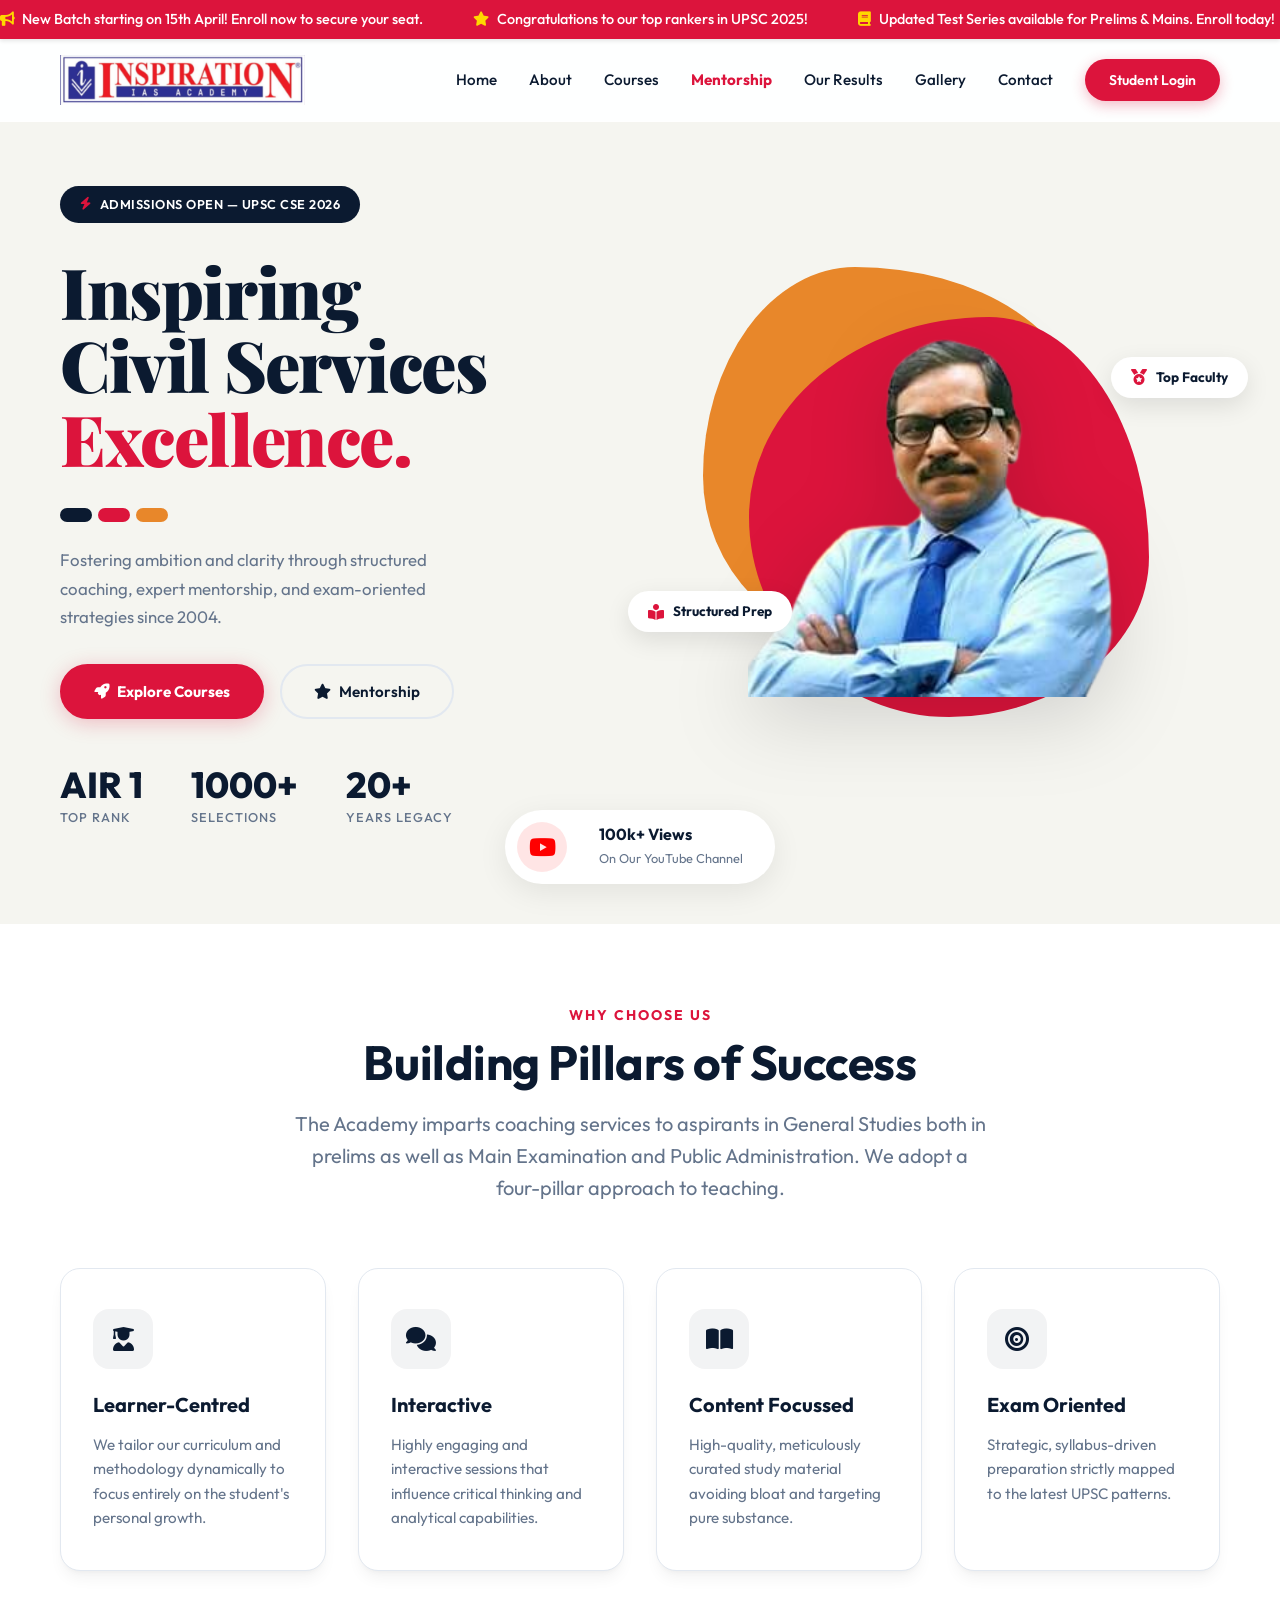
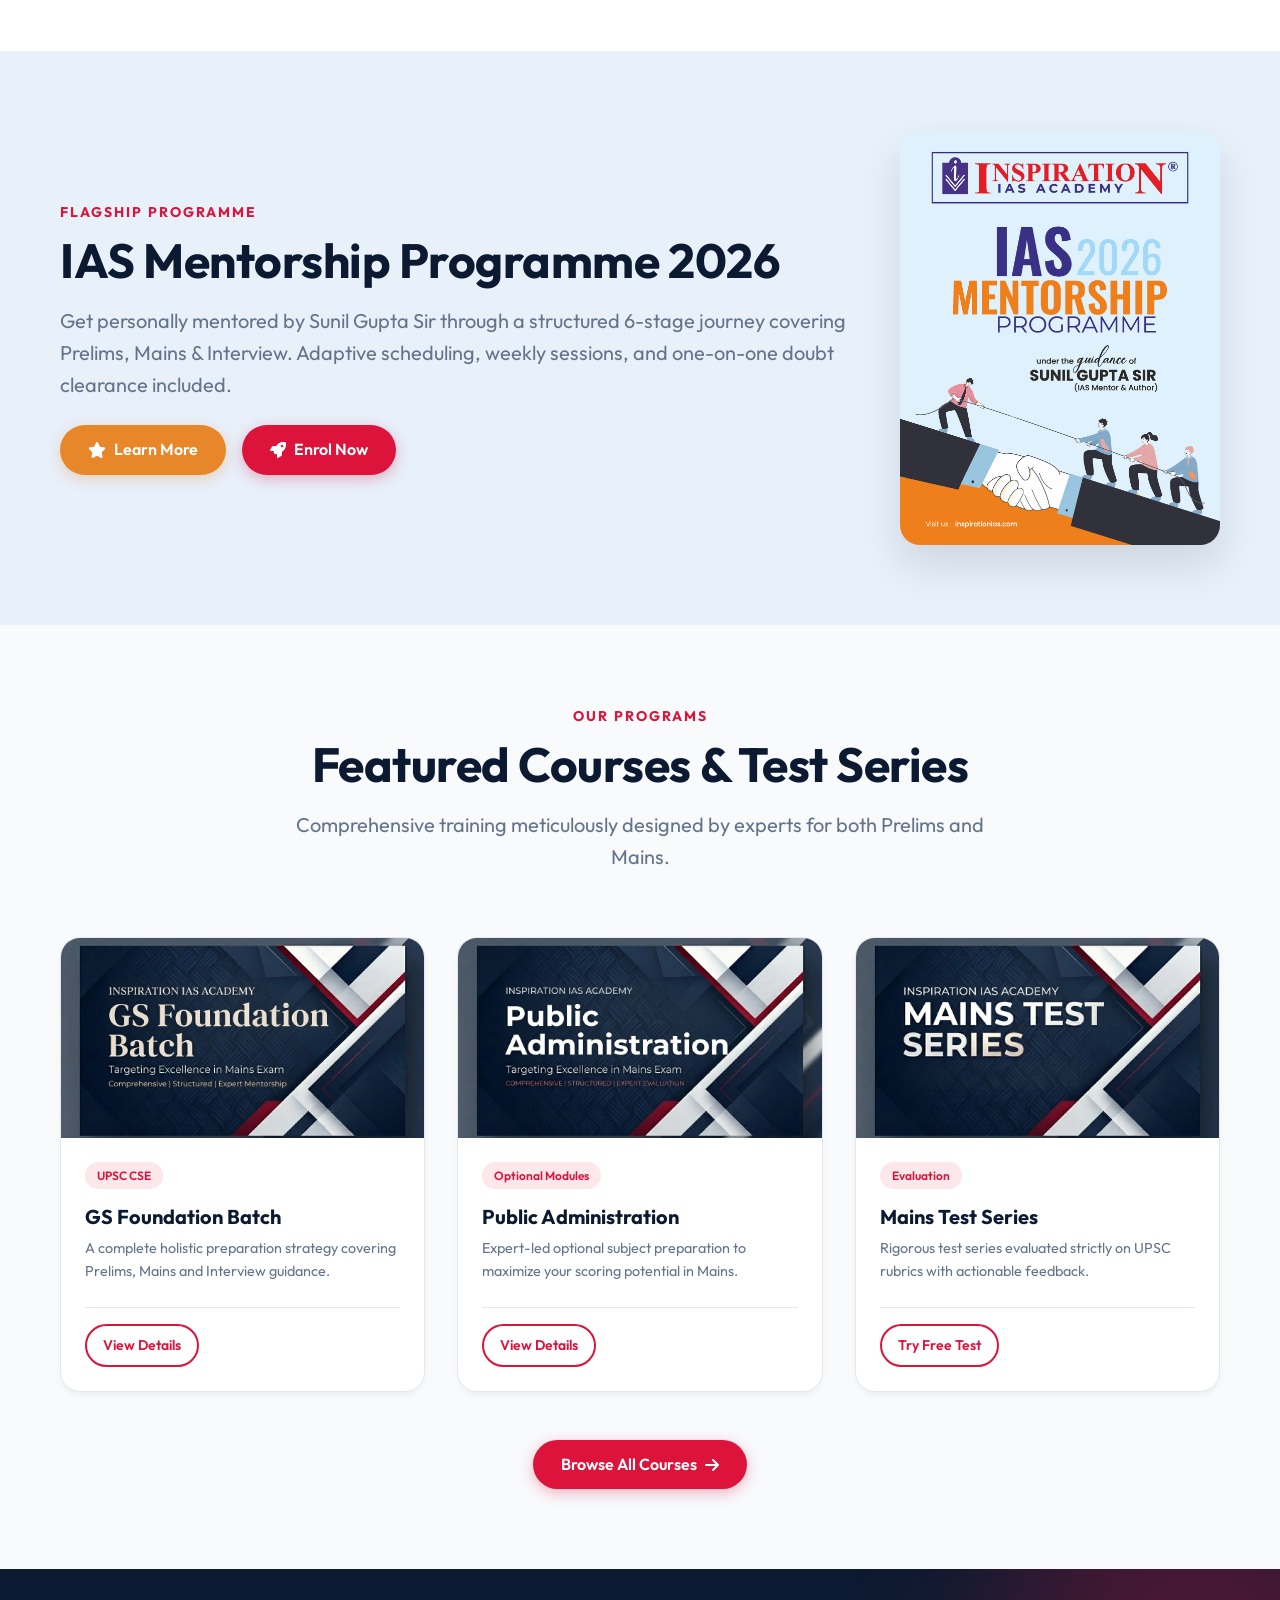
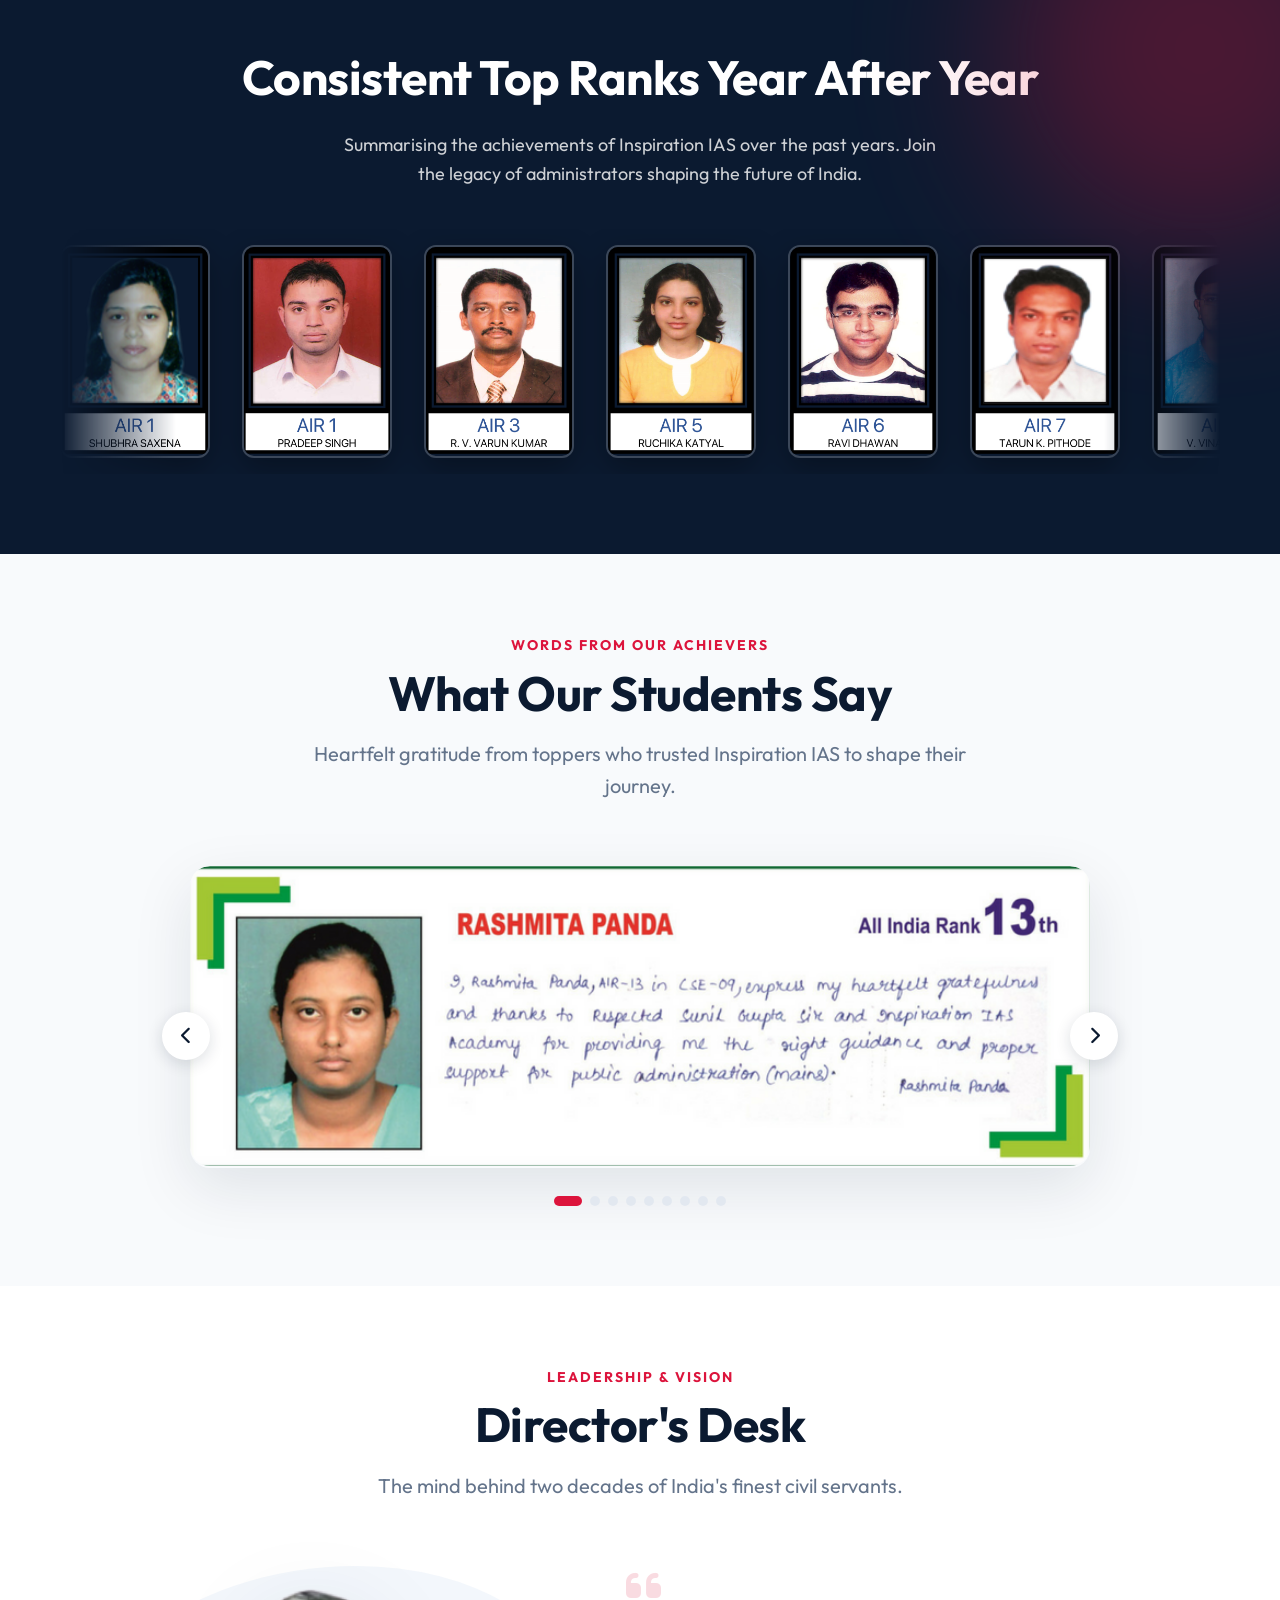
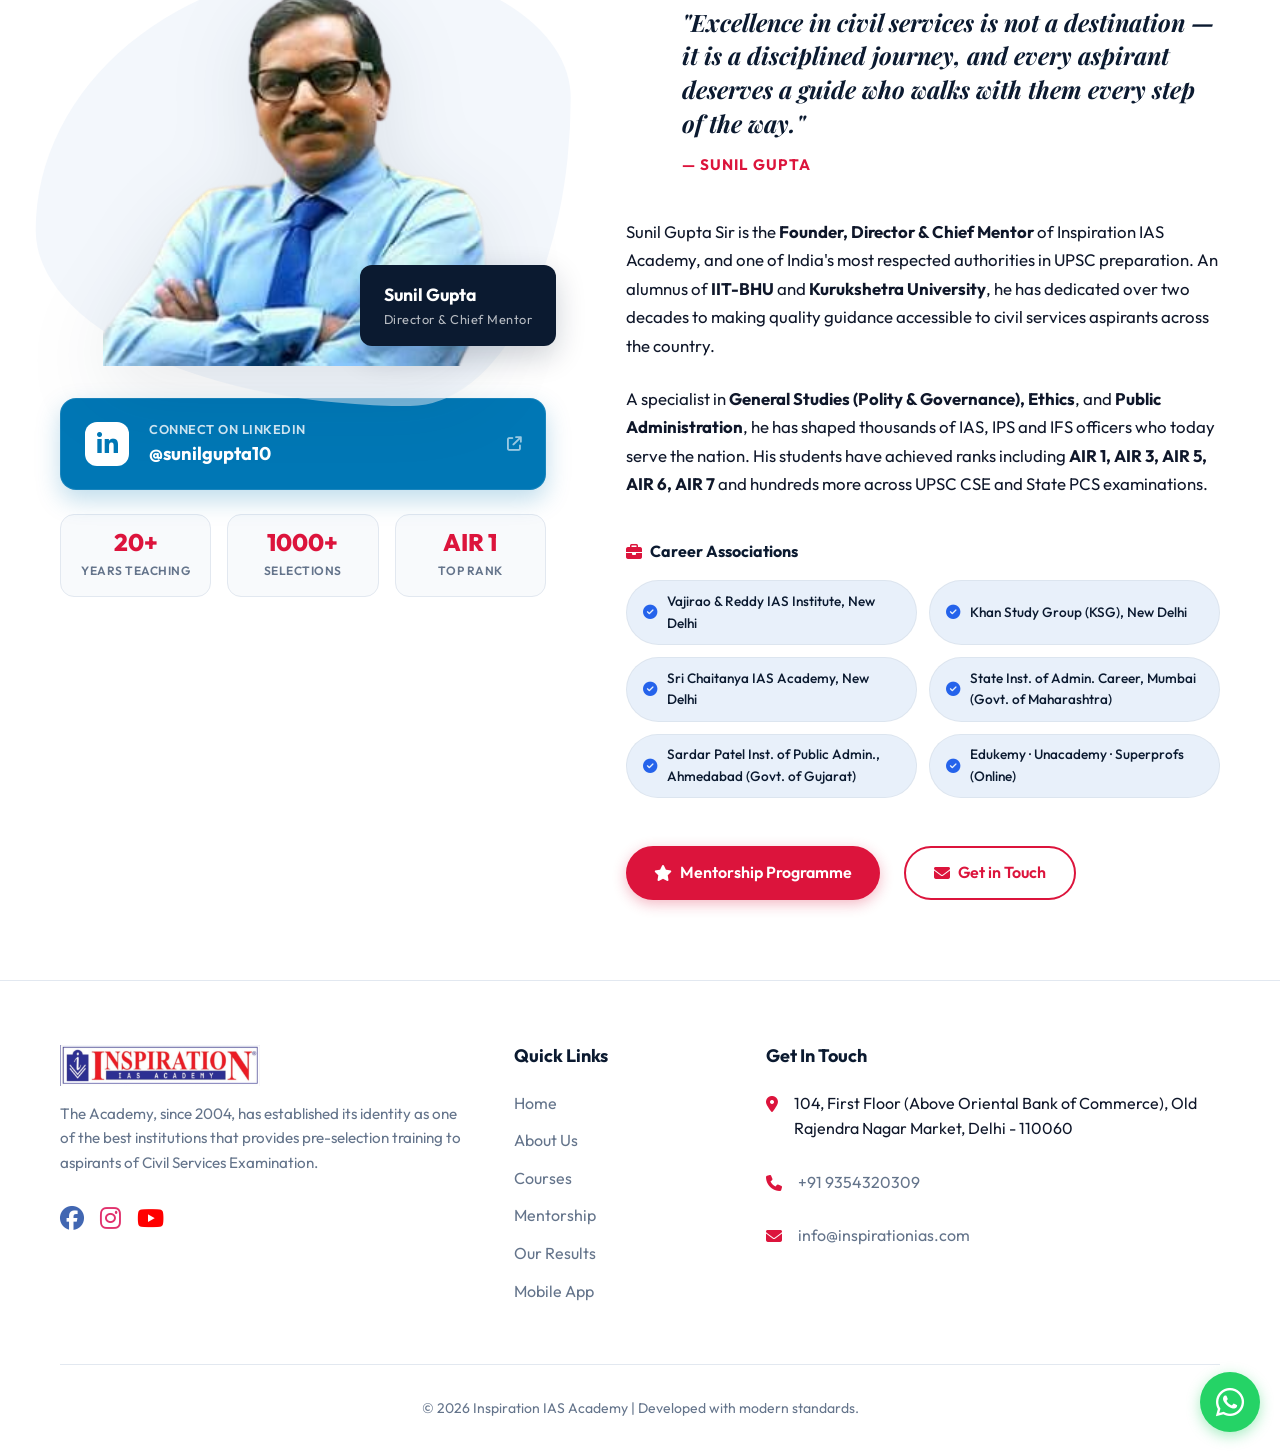
<file: index.html>
<!DOCTYPE html>
<html lang="en">

<head>
    <meta charset="UTF-8">
    <meta name="viewport" content="width=device-width, initial-scale=1.0">
    <title>Inspiration IAS Academy | India's Best Institute</title>
    <meta name="description"
        content="Inspiration IAS Academy - India's Best Institute for IAS, State PCS, Optional Subject & Test Series. Located in Old Rajinder Nagar & Mukherjee Nagar, Delhi.">
    <!-- Google Fonts -->
    <link rel="preconnect" href="https://fonts.googleapis.com">
    <link rel="preconnect" href="https://fonts.gstatic.com" crossorigin>
    <!-- Font Awesome for Icons -->
    <link rel="stylesheet" href="https://cdnjs.cloudflare.com/ajax/libs/font-awesome/6.4.0/css/all.min.css">
    <!-- Local CSS -->
    <link rel="stylesheet" href="css/style.css">
    <link rel="icon" type="image/x-icon" href="/images/favicon/favicon.ico">
</head>

<body>

    <!-- Announcement Bar -->
    <div class="announcement-bar">
        <div class="marquee-wrapper">
            <!-- First set (original) -->
            <span class="marquee-item"><i class="fas fa-bullhorn"></i> New Batch starting on 15th April! Enroll now to
                secure your seat.</span>
            <span class="marquee-item"><i class="fas fa-star"></i> Congratulations to our top rankers in UPSC
                2025!</span>
            <span class="marquee-item"><i class="fas fa-book"></i> Updated Test Series available for Prelims & Mains.
                Enroll today!</span>
            <!-- Second set (duplicate for infinite scroll illusion) -->
            <span class="marquee-item"><i class="fas fa-bullhorn"></i> New Batch starting on 15th April! Enroll now to
                secure your seat.</span>
            <span class="marquee-item"><i class="fas fa-star"></i> Congratulations to our top rankers in UPSC
                2025!</span>
            <span class="marquee-item"><i class="fas fa-book"></i> Updated Test Series available for Prelims & Mains.
                Enroll today!</span>
        </div>
    </div>

    <!-- Header / Navbar -->
    <header id="header">
        <div class="container nav-container">
            <a href="index.html" class="logo">
                <img src="images/2023/02/cropped-Header-4-313x64.png" alt="Inspiration IAS Academy Logo">
            </a>

            <button class="menu-toggle" aria-label="Toggle menu">
                <i class="fas fa-bars"></i>
            </button>

            <nav class="nav-menu">
                <a href="#home" class="nav-link">Home</a>
                <a href="#about" class="nav-link">About</a>
                <a href="#courses" class="nav-link">Courses</a>
                <a href="mentorship.html" class="nav-link"
                    style="color: var(--primary); font-weight: 700;">Mentorship</a>
                <a href="#results" class="nav-link">Our Results</a>
                <a href="gallery.html" class="nav-link">Gallery</a>
                <a href="contact.html" class="nav-link">Contact</a>
                <a href="https://web.classplusapp.com/login?orgCode=qwvwjw" class="btn btn-primary" target="_blank"
                    style="padding: 0.6rem 1.5rem; font-size: 0.875rem;">Student Login</a>
            </nav>
        </div>
    </header>

    <!-- Hero Section — Editorial Style -->
    <section id="home" class="hero">
        <div class="container">
            <div class="hero-wrapper">

                <!-- Left Column -->
                <div class="hero-content">
                    <div class="hero-badge">
                        <i class="fas fa-bolt"></i> Admissions Open — UPSC CSE 2026
                    </div>

                    <h1 class="hero-title">
                        Inspiring<br>
                        Civil Services<br>
                        <span>Excellence.</span>
                    </h1>

                    <div class="hero-dots">
                        <div class="hero-dot"></div>
                        <div class="hero-dot"></div>
                        <div class="hero-dot"></div>
                    </div>

                    <p class="hero-desc">
                        Fostering ambition and clarity through structured coaching, expert mentorship, and exam-oriented
                        strategies since 2004.
                    </p>

                    <div class="hero-actions">
                        <a href="#courses" class="btn-hero">
                            <i class="fas fa-rocket"></i> Explore Courses
                        </a>
                        <a href="mentorship.html" class="btn-hero-outline">
                            <i class="fas fa-star"></i> Mentorship
                        </a>
                    </div>

                    <div class="hero-stats">
                        <div class="hero-stat">
                            <h3>AIR 1</h3>
                            <p>Top Rank</p>
                        </div>
                        <div class="hero-stat">
                            <h3>1000+</h3>
                            <p>Selections</p>
                        </div>
                        <div class="hero-stat">
                            <h3>20+</h3>
                            <p>Years Legacy</p>
                        </div>
                    </div>
                </div>

                <!-- Right Column — Image + Blobs + Tags -->
                <div class="hero-visual">
                    <!-- Organic blob shapes -->
                    <div class="blob-accent"></div>
                    <div class="blob-primary"></div>

                    <!-- Mentor image -->
                    <img src="images/2023/02/Sunil-Gupta-removebg-preview.png"
                        alt="Sunil Gupta Sir — Director, Inspiration IAS Academy" class="hero-mentor-img">

                    <!-- Floating badges -->
                    <div class="floating-badge badge-top"><i class="fas fa-medal"></i> Top Faculty</div>
                    <div class="floating-badge badge-bottom"><i class="fas fa-book-reader"></i> Structured Prep</div>
                </div>

            </div>

            <!-- YouTube channel pill -->
            <a href="http://www.youtube.com/c/INSPIRATIONIASACADEMY" target="_blank" class="hero-video-pill"
                style="text-decoration: none;">
                <div class="youtube-thumb">
                    <i class="fab fa-youtube"></i>
                </div>
                <div class="video-info">
                    <h4>100k+ Views</h4>
                    <p>On Our YouTube Channel</p>
                </div>
            </a>
        </div>
    </section>

    <!-- About / Why Us Section -->
    <section id="about" class="section" style="background: white;">
        <div class="container">
            <div class="section-header">
                <span class="section-tag">Why Choose Us</span>
                <h2 class="heading-lg">Building Pillars of Success</h2>
                <p class="text-lead">The Academy imparts coaching services to aspirants in General Studies both in
                    prelims as well as Main Examination and Public Administration. We adopt a four-pillar approach to
                    teaching.</p>
            </div>

            <div class="grid grid-cols-4">
                <div class="feature-card">
                    <div class="feature-icon"><i class="fas fa-user-graduate"></i></div>
                    <h3>Learner-Centred</h3>
                    <p>We tailor our curriculum and methodology dynamically to focus entirely on the student's personal
                        growth.</p>
                </div>
                <div class="feature-card">
                    <div class="feature-icon"><i class="fas fa-comments"></i></div>
                    <h3>Interactive</h3>
                    <p>Highly engaging and interactive sessions that influence critical thinking and analytical
                        capabilities.</p>
                </div>
                <div class="feature-card">
                    <div class="feature-icon"><i class="fas fa-book-open"></i></div>
                    <h3>Content Focussed</h3>
                    <p>High-quality, meticulously curated study material avoiding bloat and targeting pure substance.
                    </p>
                </div>
                <div class="feature-card">
                    <div class="feature-icon"><i class="fas fa-bullseye"></i></div>
                    <h3>Exam Oriented</h3>
                    <p>Strategic, syllabus-driven preparation strictly mapped to the latest UPSC patterns.</p>
                </div>
            </div>
        </div>
    </section>

    <!-- Mentorship Programme CTA -->
    <section class="section" style="background: var(--brand-light-bg);">
        <div class="container">
            <div style="display: flex; align-items: center; gap: 3rem; flex-wrap: wrap;">
                <div style="flex: 1; min-width: 300px;">
                    <span class="section-tag">Flagship Programme</span>
                    <h2 class="heading-lg">IAS Mentorship Programme 2026</h2>
                    <p class="text-lead" style="margin-bottom: 1.5rem;">Get personally mentored by Sunil Gupta Sir
                        through a structured 6-stage journey covering Prelims, Mains & Interview. Adaptive scheduling,
                        weekly sessions, and one-on-one doubt clearance included.</p>
                    <div style="display: flex; gap: 1rem; flex-wrap: wrap;">
                        <a href="mentorship.html" class="btn btn-accent"><i class="fas fa-star"></i> Learn More</a>
                        <a href="https://classplusapp.com/w/inspirationias/courses/551303" class="btn btn-primary"
                            target="_blank"><i class="fas fa-rocket"></i> Enrol Now</a>
                    </div>
                </div>
                <div style="flex: 0 0 320px;">
                    <img src="images/mentorship/page1_Im0.jpg" alt="IAS Mentorship Programme"
                        style="width: 100%; border-radius: 20px; box-shadow: 0 20px 40px rgba(11,26,48,0.12);">
                </div>
            </div>
        </div>
    </section>

    <!-- Courses Section -->
    <section id="courses" class="section">
        <div class="container">
            <div class="section-header">
                <span class="section-tag">Our Programs</span>
                <h2 class="heading-lg">Featured Courses & Test Series</h2>
                <p class="text-lead">Comprehensive training meticulously designed by experts for both Prelims and Mains.
                </p>
            </div>

            <div class="grid grid-cols-3">
                <!-- Course 1 -->
                <div class="course-card">
                    <img src="images/courses/gs_foundation_thumb.png" alt="UPSC GS Foundation" class="course-img">
                    <div class="course-content">
                        <span class="course-tag">UPSC CSE</span>
                        <h3 class="course-title">GS Foundation Batch</h3>
                        <p class="course-desc">A complete holistic preparation strategy covering Prelims, Mains and
                            Interview guidance.</p>
                        <div class="course-footer">
                            <a href="https://classplusapp.com/w/inspirationias/courses/508644" class="btn btn-outline"
                                target="_blank">View Details</a>
                        </div>
                    </div>
                </div>

                <!-- Course 2 -->
                <div class="course-card">
                    <img src="images/courses/pub_ad_thumb.png" alt="Optional Subject" class="course-img">
                    <div class="course-content">
                        <span class="course-tag">Optional Modules</span>
                        <h3 class="course-title">Public Administration</h3>
                        <p class="course-desc">Expert-led optional subject preparation to maximize your scoring
                            potential in Mains.</p>
                        <div class="course-footer">
                            <a href="https://classplusapp.com/w/inspirationias/courses/508630" class="btn btn-outline"
                                target="_blank">View Details</a>
                        </div>
                    </div>
                </div>

                <!-- Course 3 -->
                <div class="course-card">
                    <img src="images/courses/mains_test_thumb.png" alt="Test Series" class="course-img">
                    <div class="course-content">
                        <span class="course-tag">Evaluation</span>
                        <h3 class="course-title">Mains Test Series</h3>
                        <p class="course-desc">Rigorous test series evaluated strictly on UPSC rubrics with actionable
                            feedback.</p>
                        <div class="course-footer">
                            <a href="https://classplusapp.com/w/inspirationias/freetest" class="btn btn-outline"
                                target="_blank">Try Free Test</a>
                        </div>
                    </div>
                </div>
            </div>

            <div class="text-center" style="margin-top: 3rem;">
                <a href="https://classplusapp.com/w/inspirationias/courses" class="btn btn-primary"
                    target="_blank">Browse All Courses <i class="fas fa-arrow-right"></i></a>
            </div>
        </div>
    </section>

    <!-- Results Section CTA -->
    <section id="results" class="cta-section">
        <div class="container">
            <h2 class="heading-lg">Consistent Top Ranks Year After Year</h2>
            <p>Summarising the achievements of Inspiration IAS over the past years. Join the legacy of administrators
                shaping the future of India.</p>
            <div class="results-scroller">
                <div class="results-track">
                    <!-- Group 1 -->
                    <div class="results-group">
                        <img src="images/results/Rank 1 Updated.png" alt="AIR 1 — Topper" class="result-img">
                        <img src="images/results/AIR 1 (2020).png" alt="AIR 1 (2020)" class="result-img">
                        <img src="images/results/AIR 3 Updated.png" alt="AIR 3" class="result-img">
                        <img src="images/results/air 5 UPDATED.png" alt="AIR 5" class="result-img">
                        <img src="images/results/AIR 6 UPDATED.png" alt="AIR 6" class="result-img">
                        <img src="images/results/RANK 7 UPDATED.png" alt="Rank 7" class="result-img">
                        <img src="images/results/aiR 18 UPDATED.png" alt="AIR 18" class="result-img">
                        <img src="images/results/AIR 13 UPDATED.png" alt="AIR 13" class="result-img">
                        <img src="images/results/AIR 16 Updated.png" alt="AIR 16" class="result-img">
                        <img src="images/results/AIR 20 UPDATED.png" alt="AIR 20" class="result-img">
                    </div>
                    <!-- Group 2 (seamless loop) -->
                    <div class="results-group" aria-hidden="true">
                        <img src="images/results/Rank 1 Updated.png" alt="AIR 1 — Topper" class="result-img">
                        <img src="images/results/AIR 1 (2020).png" alt="AIR 1 (2020)" class="result-img">
                        <img src="images/results/AIR 3 Updated.png" alt="AIR 3" class="result-img">
                        <img src="images/results/air 5 UPDATED.png" alt="AIR 5" class="result-img">
                        <img src="images/results/AIR 6 UPDATED.png" alt="AIR 6" class="result-img">
                        <img src="images/results/RANK 7 UPDATED.png" alt="Rank 7" class="result-img">
                        <img src="images/results/aiR 18 UPDATED.png" alt="AIR 18" class="result-img">
                        <img src="images/results/AIR 13 UPDATED.png" alt="AIR 13" class="result-img">
                        <img src="images/results/AIR 16 Updated.png" alt="AIR 16" class="result-img">
                        <img src="images/results/AIR 20 UPDATED.png" alt="AIR 20" class="result-img">
                    </div>
                </div>
            </div>
        </div>
    </section>

    <!-- Testimonials Carousel -->
    <section class="testimonials-section">
        <div class="container">
            <div class="section-header">
                <span class="section-tag">Words from Our Achievers</span>
                <h2 class="heading-lg">What Our Students Say</h2>
                <p class="text-lead">Heartfelt gratitude from toppers who trusted Inspiration IAS to shape their
                    journey.</p>
            </div>

            <div class="testimonial-carousel" id="testimonialCarousel">
                <div class="testimonial-slides-wrapper">
                    <div class="testimonial-slides" id="testimonialSlides">
                        <div class="testimonial-slide"><img src="images/testimonials/t13.png"
                                alt="Testimonial — AIR 13 Rashmita Panda"></div>
                        <div class="testimonial-slide"><img src="images/testimonials/t18.png"
                                alt="Testimonial — AIR 18"></div>
                        <div class="testimonial-slide"><img src="images/testimonials/t26.png"
                                alt="Testimonial — AIR 26"></div>
                        <div class="testimonial-slide"><img src="images/testimonials/t29.png"
                                alt="Testimonial — AIR 29"></div>
                        <div class="testimonial-slide"><img src="images/testimonials/t34.png"
                                alt="Testimonial — AIR 34"></div>
                        <div class="testimonial-slide"><img src="images/testimonials/t43.png"
                                alt="Testimonial — AIR 43"></div>
                        <div class="testimonial-slide"><img src="images/testimonials/t48.png"
                                alt="Testimonial — AIR 48"></div>
                        <div class="testimonial-slide"><img src="images/testimonials/t65.png"
                                alt="Testimonial — AIR 65"></div>
                        <div class="testimonial-slide"><img src="images/testimonials/t7.png" alt="Testimonial — AIR 7">
                        </div>

                    </div>
                </div>

                <!-- Prev / Next arrows -->
                <button class="t-arrow t-prev" id="tPrev" aria-label="Previous testimonial">
                    <i class="fas fa-chevron-left"></i>
                </button>
                <button class="t-arrow t-next" id="tNext" aria-label="Next testimonial">
                    <i class="fas fa-chevron-right"></i>
                </button>

                <!-- Dot indicators -->
                <div class="t-dots" id="tDots"></div>
            </div>
        </div>
    </section>

    <!-- Director's Desk -->
    <section id="director" class="director-section">
        <div class="container">

            <!-- Section label -->
            <div class="section-header">
                <span class="section-tag">Leadership &amp; Vision</span>
                <h2 class="heading-lg">Director's Desk</h2>
                <p class="text-lead">The mind behind two decades of India's finest civil servants.</p>
            </div>

            <div class="director-grid">

                <!-- Left — Photo + LinkedIn card -->
                <div class="director-left">
                    <div class="director-photo-wrap">
                        <div class="director-photo-bg"></div>
                        <img src="images/2023/02/Sunil-Gupta-removebg-preview.png"
                            alt="Sunil Gupta Sir — Director, Inspiration IAS Academy" class="director-photo">
                        <!-- Floating name badge -->
                        <div class="director-name-badge">
                            <span class="director-badge-name">Sunil Gupta</span>
                            <span class="director-badge-title">Director &amp; Chief Mentor</span>
                        </div>
                    </div>

                    <!-- LinkedIn Connection Card -->
                    <a href="https://www.linkedin.com/in/sunilgupta10/" target="_blank" rel="noopener noreferrer"
                        class="linkedin-card" id="directorLinkedIn">
                        <div class="linkedin-card-shimmer"></div>
                        <div class="linkedin-card-inner">
                            <div class="linkedin-icon-wrap">
                                <i class="fab fa-linkedin-in"></i>
                            </div>
                            <div class="linkedin-text">
                                <span class="linkedin-label">Connect on LinkedIn</span>
                                <span class="linkedin-handle">@sunilgupta10</span>
                            </div>
                            <i class="fas fa-arrow-up-right-from-square linkedin-ext"></i>
                        </div>
                    </a>

                    <!-- Quick stat pills -->
                    <div class="director-stats-row">
                        <div class="dir-stat-pill">
                            <span class="dir-stat-num">20+</span>
                            <span class="dir-stat-lbl">Years Teaching</span>
                        </div>
                        <div class="dir-stat-pill">
                            <span class="dir-stat-num">1000+</span>
                            <span class="dir-stat-lbl">Selections</span>
                        </div>
                        <div class="dir-stat-pill">
                            <span class="dir-stat-num">AIR 1</span>
                            <span class="dir-stat-lbl">Top Rank</span>
                        </div>
                    </div>
                </div>

                <!-- Right — Bio content -->
                <div class="director-right">

                    <!-- Pull-quote -->
                    <blockquote class="director-quote">
                        <i class="fas fa-quote-left director-quote-icon"></i>
                        <p>"Excellence in civil services is not a destination — it is a disciplined journey, and every
                            aspirant deserves a guide who walks with them every step of the way."</p>
                        <cite>— Sunil Gupta</cite>
                    </blockquote>

                    <p class="director-bio">
                        Sunil Gupta Sir is the <strong>Founder, Director &amp; Chief Mentor</strong> of Inspiration IAS
                        Academy, and one of India's most respected authorities in UPSC preparation. An alumnus of
                        <strong>IIT-BHU</strong> and <strong>Kurukshetra University</strong>, he has dedicated over two
                        decades to making quality guidance accessible to civil services aspirants across the country.
                    </p>

                    <p class="director-bio">
                        A specialist in <strong>General Studies (Polity &amp; Governance), Ethics</strong>, and
                        <strong>Public Administration</strong>, he has shaped thousands of IAS, IPS and IFS officers who
                        today serve the nation. His students have achieved ranks including <strong>AIR 1, AIR 3,
                            AIR 5, AIR 6, AIR 7</strong> and hundreds more across UPSC CSE and State PCS examinations.
                    </p>

                    <!-- Credential pills grid -->
                    <div class="director-credentials">
                        <p class="credentials-label"><i class="fas fa-briefcase"></i> Career Associations</p>
                        <div class="credentials-grid">
                            <div class="cred-pill"><i class="fas fa-check-circle"></i> Vajirao &amp; Reddy IAS
                                Institute, New Delhi</div>
                            <div class="cred-pill"><i class="fas fa-check-circle"></i> Khan Study Group (KSG), New Delhi
                            </div>
                            <div class="cred-pill"><i class="fas fa-check-circle"></i> Sri Chaitanya IAS Academy, New
                                Delhi</div>
                            <div class="cred-pill"><i class="fas fa-check-circle"></i> State Inst. of Admin. Career,
                                Mumbai (Govt. of Maharashtra)</div>
                            <div class="cred-pill"><i class="fas fa-check-circle"></i> Sardar Patel Inst. of Public
                                Admin., Ahmedabad (Govt. of Gujarat)</div>
                            <div class="cred-pill"><i class="fas fa-check-circle"></i> Edukemy · Unacademy · Superprofs
                                (Online)</div>
                        </div>
                    </div>

                    <!-- CTA row -->
                    <div class="director-cta-row">
                        <a href="mentorship.html" class="btn btn-primary">
                            <i class="fas fa-star"></i> Mentorship Programme
                        </a>
                        <a href="contact.html" class="btn btn-outline">
                            <i class="fas fa-envelope"></i> Get in Touch
                        </a>
                    </div>

                </div>
            </div>
        </div>
    </section>


    <!-- Footer -->

    <footer id="contact">
        <div class="container">
            <div class="footer-grid">
                <div class="footer-brand">
                    <img src="images/2023/02/cropped-Header-4-313x64.png" alt="Inspiration IAS"
                        style="max-width: 200px;">
                    <p>The Academy, since 2004, has established its identity as one of the best institutions that
                        provides pre-selection training to aspirants of Civil Services Examination.</p>
                    <div style="margin-top: 1.5rem; display: flex; gap: 1rem;">
                        <a href="https://www.facebook.com/InspirationIASAcademyOfficial" target="_blank"
                            style="font-size: 1.5rem; color: #4267B2;"><i class="fab fa-facebook"></i></a>
                        <a href="https://www.instagram.com/inspirationiasacademy" target="_blank"
                            style="font-size: 1.5rem; color: #E1306C;"><i class="fab fa-instagram"></i></a>
                        <a href="http://www.youtube.com/c/INSPIRATIONIASACADEMY" target="_blank"
                            style="font-size: 1.5rem; color: #FF0000;"><i class="fab fa-youtube"></i></a>
                    </div>
                </div>

                <div>
                    <h3 class="footer-title">Quick Links</h3>
                    <ul class="footer-links">
                        <li><a href="#home">Home</a></li>
                        <li><a href="#about">About Us</a></li>
                        <li><a href="https://classplusapp.com/w/inspirationias/courses" target="_blank">Courses</a></li>
                        <li><a href="mentorship.html">Mentorship</a></li>
                        <li><a href="#results">Our Results</a></li>
                        <li><a href="https://play.google.com/store/apps/details?id=co.april2019.rch"
                                target="_blank">Mobile App</a></li>
                    </ul>
                </div>

                <div style="grid-column: span 2;">
                    <h3 class="footer-title">Get In Touch</h3>
                    <ul class="footer-links" style="display: flex; flex-direction: column; gap: 1rem;">
                        <li style="display: flex; gap: 1rem; align-items: flex-start;">
                            <i class="fas fa-map-marker-alt" style="color: var(--primary); margin-top: 5px;"></i>
                            <span>104, First Floor (Above Oriental Bank of Commerce), Old Rajendra Nagar Market, Delhi -
                                110060</span>
                        </li>
                        <li style="display: flex; gap: 1rem; align-items: center;">
                            <i class="fas fa-phone" style="color: var(--primary);"></i>
                            <a href="tel:+919354320309">+91 9354320309</a>
                        </li>
                        <li style="display: flex; gap: 1rem; align-items: center;">
                            <i class="fas fa-envelope" style="color: var(--primary);"></i>
                            <a href="mailto:info@inspirationias.com">info@inspirationias.com</a>
                        </li>
                    </ul>
                </div>
            </div>

            <div class="footer-bottom">
                &copy; <span id="year">2026</span> Inspiration IAS Academy | Developed with modern standards.
            </div>
        </div>
    </footer>

    <!-- WhatsApp Floating Action -->
    <a href="https://api.whatsapp.com/send?phone=919354320309"
        style="position: fixed; bottom: 20px; right: 20px; width: 60px; height: 60px; background: #25D366; color: white; border-radius: 50%; display: flex; align-items: center; justify-content: center; font-size: 2rem; box-shadow: 0 4px 14px rgba(37,211,102,0.4); z-index: 1000; transition: transform 0.3s;"
        target="_blank" onmouseover="this.style.transform='scale(1.1)'" onmouseout="this.style.transform='scale(1)'">
        <i class="fab fa-whatsapp"></i>
    </a>

    <!-- Scripts -->
    <script src="js/script.js"></script>
    <script>
        document.getElementById('year').textContent = new Date().getFullYear();

        /* ── Testimonial Carousel ── */
        (function () {
            const slides = document.getElementById('testimonialSlides');
            const allSlides = slides ? slides.querySelectorAll('.testimonial-slide') : [];
            const dotsWrap = document.getElementById('tDots');
            const prevBtn = document.getElementById('tPrev');
            const nextBtn = document.getElementById('tNext');
            if (!slides || allSlides.length === 0) return;

            let current = 0;
            let autoTimer;

            /* Build dots */
            allSlides.forEach((_, i) => {
                const d = document.createElement('button');
                d.className = 't-dot' + (i === 0 ? ' active' : '');
                d.setAttribute('aria-label', 'Go to slide ' + (i + 1));
                d.addEventListener('click', () => goTo(i));
                dotsWrap.appendChild(d);
            });

            function goTo(n) {
                allSlides[current].classList.remove('active');
                dotsWrap.children[current].classList.remove('active');
                current = (n + allSlides.length) % allSlides.length;
                allSlides[current].classList.add('active');
                dotsWrap.children[current].classList.add('active');
                slides.style.transform = 'translateX(-' + (current * 100) + '%)';
            }

            function startAuto() {
                autoTimer = setInterval(() => goTo(current + 1), 4500);
            }
            function stopAuto() { clearInterval(autoTimer); }

            prevBtn.addEventListener('click', () => { stopAuto(); goTo(current - 1); startAuto(); });
            nextBtn.addEventListener('click', () => { stopAuto(); goTo(current + 1); startAuto(); });

            /* Pause on hover */
            const carousel = document.getElementById('testimonialCarousel');
            carousel.addEventListener('mouseenter', stopAuto);
            carousel.addEventListener('mouseleave', startAuto);

            /* Swipe support */
            let touchStartX = 0;
            carousel.addEventListener('touchstart', e => { touchStartX = e.changedTouches[0].clientX; }, { passive: true });
            carousel.addEventListener('touchend', e => {
                const diff = touchStartX - e.changedTouches[0].clientX;
                if (Math.abs(diff) > 40) { stopAuto(); goTo(current + (diff > 0 ? 1 : -1)); startAuto(); }
            });

            /* Initialise */
            allSlides[0].classList.add('active');
            startAuto();
        })();
    </script>
</body>

</html>
</file>
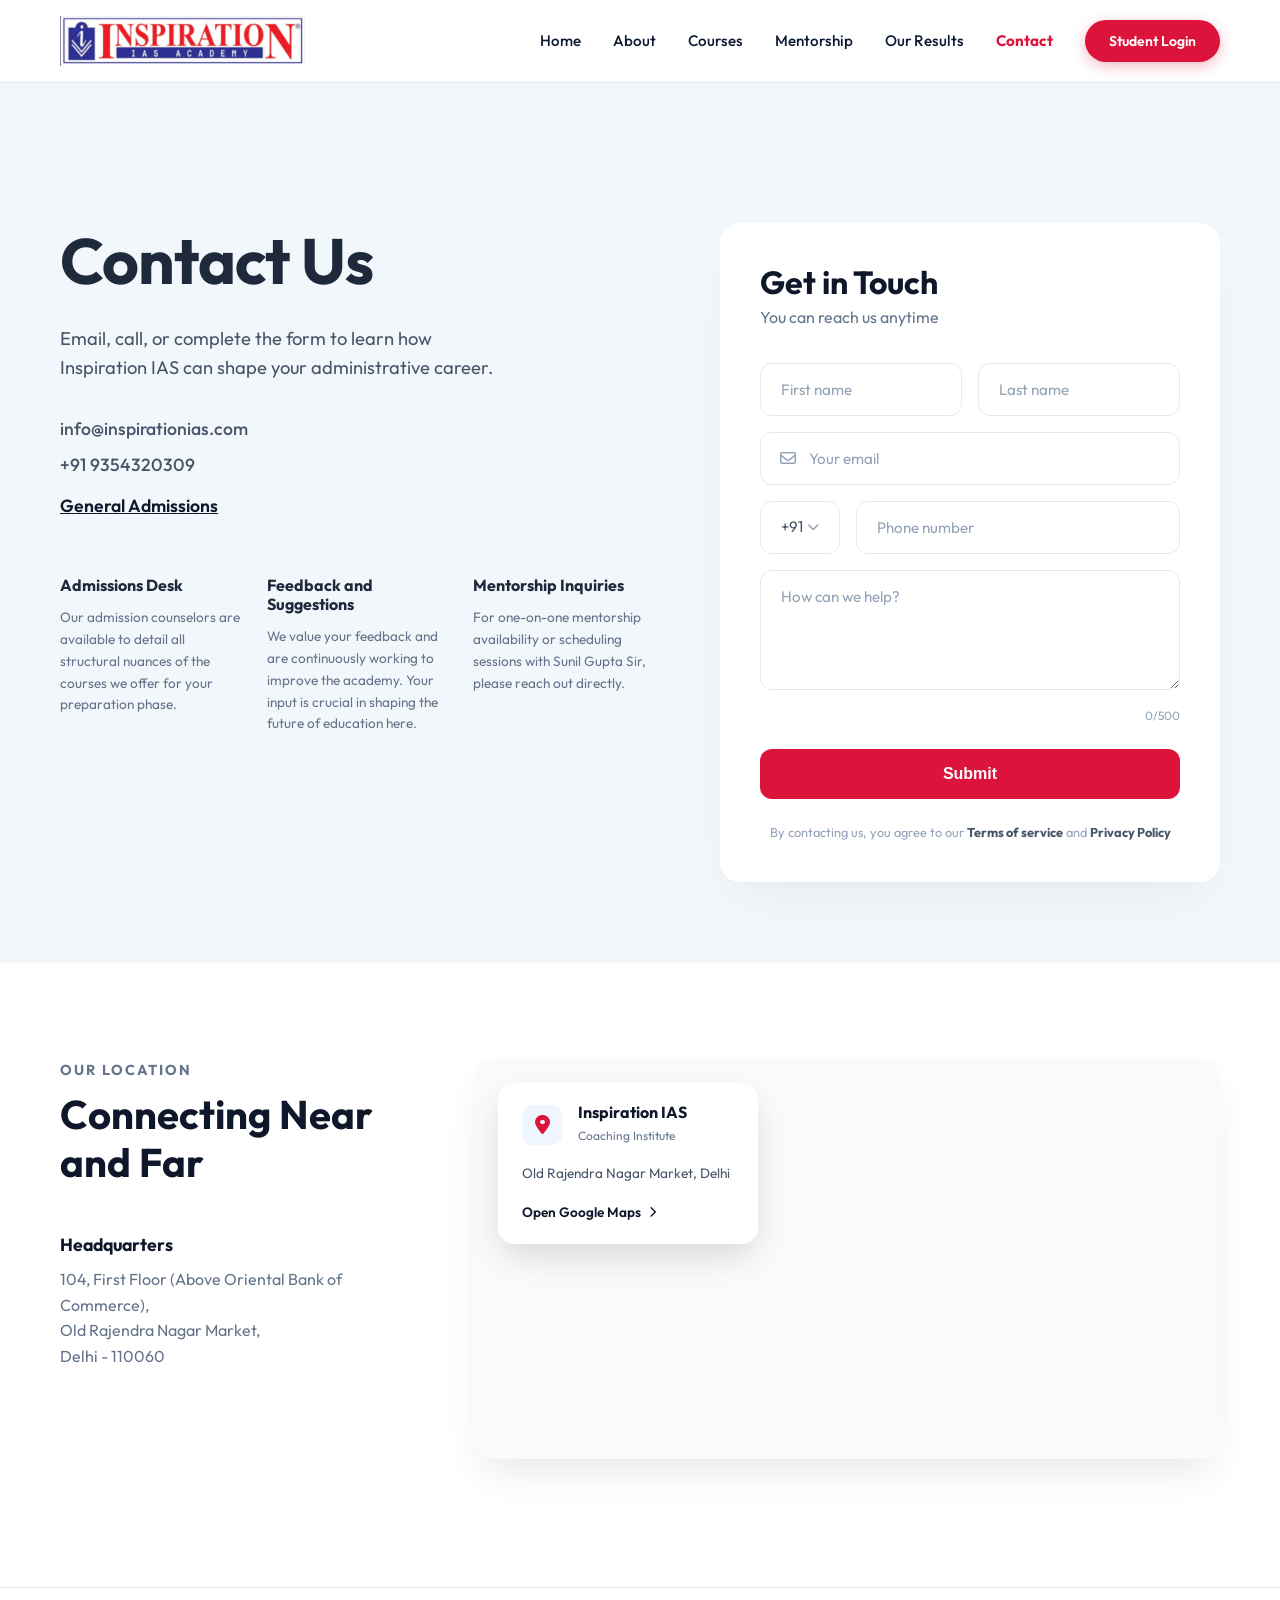
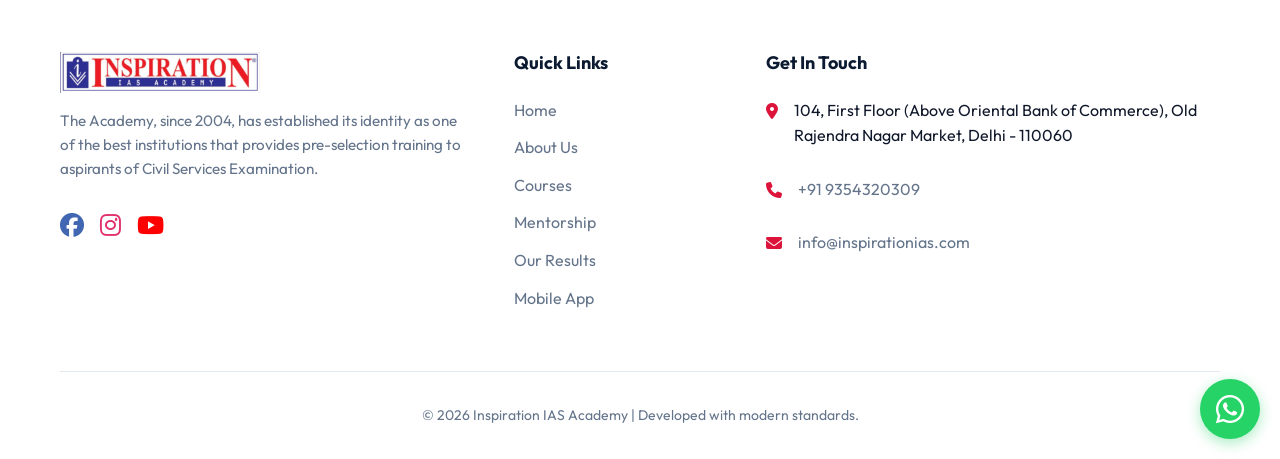
<file: contact.html>
<!DOCTYPE html>
<html lang="en">

<head>
    <meta charset="UTF-8">
    <meta name="viewport" content="width=device-width, initial-scale=1.0">
    <title>Contact Us | Inspiration IAS Academy</title>
    <!-- Google Fonts -->
    <link rel="preconnect" href="https://fonts.googleapis.com">
    <link rel="preconnect" href="https://fonts.gstatic.com" crossorigin>
    <!-- Font Awesome for Icons -->
    <link rel="stylesheet" href="https://cdnjs.cloudflare.com/ajax/libs/font-awesome/6.4.0/css/all.min.css">
    <!-- Local CSS -->
    <link rel="stylesheet" href="css/style.css">
    <link rel="icon" type="image/x-icon" href="/images/favicon/favicon.ico">
</head>

<body class="contact-page-bg">

    <!-- Header / Navbar -->
    <header id="header" style="background: white; border-bottom: 1px solid var(--border-color);">
        <div class="container nav-container">
            <a href="index.html" class="logo">
                <img src="images/2023/02/cropped-Header-4-313x64.png" alt="Inspiration IAS Academy Logo">
            </a>

            <button class="menu-toggle" aria-label="Toggle menu">
                <i class="fas fa-bars"></i>
            </button>

            <nav class="nav-menu">
                <a href="index.html#home" class="nav-link">Home</a>
                <a href="index.html#about" class="nav-link">About</a>
                <a href="index.html#courses" class="nav-link">Courses</a>
                <a href="mentorship.html" class="nav-link">Mentorship</a>
                <a href="index.html#results" class="nav-link">Our Results</a>
                <a href="contact.html" class="nav-link active"
                    style="color: var(--primary); font-weight: 700;">Contact</a>
                <a href="https://web.classplusapp.com/login?orgCode=qwvwjw" class="btn btn-primary" target="_blank"
                    style="padding: 0.6rem 1.5rem; font-size: 0.875rem;">Student Login</a>
            </nav>
        </div>
    </header>

    <!-- Main Contact Section -->
    <section class="contact-hero-section">
        <div class="container contact-split-container">

            <!-- Left Side Data -->
            <div class="contact-info-block">
                <h1 class="contact-main-title">Contact Us</h1>
                <p class="contact-main-desc">Email, call, or complete the form to learn how Inspiration IAS can shape
                    your administrative career.</p>

                <div class="contact-direct-link">
                    <a href="mailto:info@inspirationias.com">info@inspirationias.com</a>
                    <a href="tel:+919354320309">+91 9354320309</a>
                    <a href="#"
                        style="text-decoration: underline; color: var(--text-main); font-weight: 600; margin-top: 5px; display: inline-block;">General
                        Admissions</a>
                </div>

                <div class="contact-mini-grid">
                    <div class="mini-column">
                        <h4>Admissions Desk</h4>
                        <p>Our admission counselors are available to detail all structural nuances of the courses we
                            offer for your preparation phase.</p>
                    </div>
                    <div class="mini-column">
                        <h4>Feedback and Suggestions</h4>
                        <p>We value your feedback and are continuously working to improve the academy. Your input is
                            crucial in shaping the future of education here.</p>
                    </div>
                    <div class="mini-column">
                        <h4>Mentorship Inquiries</h4>
                        <p>For one-on-one mentorship availability or scheduling sessions with Sunil Gupta Sir, please
                            reach out directly.</p>
                    </div>
                </div>
            </div>

            <!-- Right Side Form Card -->
            <div class="contact-form-wrapper">
                <div class="snappy-card">
                    <h2 class="form-card-title">Get in Touch</h2>
                    <p class="form-card-subtitle">You can reach us anytime</p>

                    <form class="snappy-form" action="https://formsubmit.co/inspirationiasacademy@gmail.com"
                        method="POST">
                        <input type="hidden" name="_subject" value="New Contact Inquiry - Inspiration IAS Academy!">
                        <input type="hidden" name="_template" value="table">
                        <input type="hidden" name="_captcha" value="false">
                        <div class="form-row">
                            <input type="text" name="First Name" placeholder="First name" class="snappy-input" required>
                            <input type="text" name="Last Name" placeholder="Last name" class="snappy-input" required>
                        </div>

                        <div class="form-row-full">
                            <div class="input-with-icon">
                                <i class="far fa-envelope"></i>
                                <input type="email" name="Email" placeholder="Your email" class="snappy-input pl-icon"
                                    required>
                            </div>
                        </div>

                        <div class="form-row phone-row">
                            <div class="country-code">
                                +91 <i class="fas fa-chevron-down"></i>
                            </div>
                            <input type="tel" name="Phone" placeholder="Phone number" class="snappy-input" required>
                        </div>

                        <div class="form-row-full">
                            <textarea name="Message" placeholder="How can we help?" class="snappy-textarea"
                                rows="4"></textarea>
                            <div class="textarea-counter">0/500</div>
                        </div>

                        <button type="submit" class="snappy-submit-btn">Submit</button>

                        <p class="snappy-terms">
                            By contacting us, you agree to our <strong>Terms of service</strong> and <strong>Privacy
                                Policy</strong>
                        </p>
                    </form>
                </div>
            </div>

        </div>
    </section>

    <!-- Location & Map Section -->
    <section class="location-section">
        <div class="container location-split-container">
            <div class="location-text">
                <span class="section-tag" style="color: var(--text-muted); font-size: 0.9rem;">Our Location</span>
                <h2 class="location-title">Connecting Near and Far</h2>

                <h4 class="hq-title">Headquarters</h4>
                <p class="hq-address">
                    104, First Floor (Above Oriental Bank of Commerce),<br>
                    Old Rajendra Nagar Market,<br>
                    Delhi - 110060
                </p>
            </div>

            <div class="location-map">
                <div class="map-card-container">
                    <!-- Google Maps Iframe -->
                    <iframe
                        src="https://maps.google.com/maps?q=28.6411573,77.1853202&t=&z=17&ie=UTF8&iwloc=&output=embed"
                        width="100%" height="400" style="border:0;" allowfullscreen="" loading="lazy"
                        referrerpolicy="no-referrer-when-downgrade"></iframe>

                    <!-- Floating Address Card Over Map -->
                    <div class="map-floating-card">
                        <div class="map-logo-row">
                            <div class="map-icon-bg">
                                <i class="fas fa-map-marker-alt" style="color: var(--primary); font-size: 1.25rem;"></i>
                            </div>
                            <div>
                                <h5>Inspiration IAS</h5>
                                <span>Coaching Institute</span>
                            </div>
                        </div>
                        <p class="map-address-snip">Old Rajendra Nagar Market, Delhi</p>
                        <a href="https://www.google.com/maps/place/Inspiration+IAS+Academy/@28.6411573,77.1853202,17z/data=!3m1!4b1!4m6!3m5!1s0x390d02a2fa823139:0x147f38c417663816!8m2!3d28.6411573!4d77.1853202!16s%2Fg%2F1td0dws1?entry=ttu"
                            target="_blank" class="open-maps-link">Open Google Maps <i
                                class="fas fa-chevron-right"></i></a>
                    </div>
                </div>
            </div>
        </div>
    </section>

    <!-- Footer -->
    <footer id="contact">
        <div class="container">
            <div class="footer-grid">
                <div class="footer-brand">
                    <img src="images/2023/02/cropped-Header-4-313x64.png" alt="Inspiration IAS"
                        style="max-width: 200px;">
                    <p>The Academy, since 2004, has established its identity as one of the best institutions that
                        provides pre-selection training to aspirants of Civil Services Examination.</p>
                    <div style="margin-top: 1.5rem; display: flex; gap: 1rem;">
                        <a href="https://www.facebook.com/InspirationIASAcademyOfficial" target="_blank"
                            style="font-size: 1.5rem; color: #4267B2;"><i class="fab fa-facebook"></i></a>
                        <a href="https://www.instagram.com/inspirationiasacademy" target="_blank"
                            style="font-size: 1.5rem; color: #E1306C;"><i class="fab fa-instagram"></i></a>
                        <a href="http://www.youtube.com/c/INSPIRATIONIASACADEMY" target="_blank"
                            style="font-size: 1.5rem; color: #FF0000;"><i class="fab fa-youtube"></i></a>
                    </div>
                </div>

                <div>
                    <h3 class="footer-title">Quick Links</h3>
                    <ul class="footer-links">
                        <li><a href="index.html#home">Home</a></li>
                        <li><a href="index.html#about">About Us</a></li>
                        <li><a href="https://classplusapp.com/w/inspirationias/courses" target="_blank">Courses</a></li>
                        <li><a href="mentorship.html">Mentorship</a></li>
                        <li><a href="index.html#results">Our Results</a></li>
                        <li><a href="https://play.google.com/store/apps/details?id=co.april2019.rch"
                                target="_blank">Mobile App</a></li>
                    </ul>
                </div>

                <div style="grid-column: span 2;">
                    <h3 class="footer-title">Get In Touch</h3>
                    <ul class="footer-links" style="display: flex; flex-direction: column; gap: 1rem;">
                        <li style="display: flex; gap: 1rem; align-items: flex-start;">
                            <i class="fas fa-map-marker-alt" style="color: var(--primary); margin-top: 5px;"></i>
                            <span>104, First Floor (Above Oriental Bank of Commerce), Old Rajendra Nagar Market, Delhi -
                                110060</span>
                        </li>
                        <li style="display: flex; gap: 1rem; align-items: center;">
                            <i class="fas fa-phone" style="color: var(--primary);"></i>
                            <a href="tel:+919354320309">+91 9354320309</a>
                        </li>
                        <li style="display: flex; gap: 1rem; align-items: center;">
                            <i class="fas fa-envelope" style="color: var(--primary);"></i>
                            <a href="mailto:info@inspirationias.com">info@inspirationias.com</a>
                        </li>
                    </ul>
                </div>
            </div>

            <div class="footer-bottom">
                &copy; <span id="year">2026</span> Inspiration IAS Academy | Developed with modern standards.
            </div>
        </div>
    </footer>

    <!-- WhatsApp Floating Action -->
    <a href="https://api.whatsapp.com/send?phone=919354320309"
        style="position: fixed; bottom: 20px; right: 20px; width: 60px; height: 60px; background: #25D366; color: white; border-radius: 50%; display: flex; align-items: center; justify-content: center; font-size: 2rem; box-shadow: 0 4px 14px rgba(37,211,102,0.4); z-index: 1000; transition: transform 0.3s;"
        target="_blank" onmouseover="this.style.transform='scale(1.1)'" onmouseout="this.style.transform='scale(1)'">
        <i class="fab fa-whatsapp"></i>
    </a>

    <!-- Scripts -->
    <script src="js/script.js"></script>
    <script>
        document.getElementById('year').textContent = new Date().getFullYear();
    </script>
</body>

</html>
</file>
<file: css/style.css>
@import url('https://fonts.googleapis.com/css2?family=Outfit:wght@300;400;500;600;700;800&family=Playfair+Display:wght@700;800;900&display=swap');

:root {
  /* Brand Colors */
  --primary: #dc143c; /* Crimson */
  --primary-hover: #b01030;
  --secondary: #0b1a30; /* Navy Blue */
  --secondary-hover: #142a4a;
  --accent: #e8872a; /* Orange from brochure */
  --accent-hover: #cf7420;
  --brand-light-bg: #e8f0fa; /* Light blue from brochure */
  
  /* Neutral Colors */
  --bg-color: #f8fafc;
  --surface-color: #ffffff;
  --text-main: #0f172a;
  --text-muted: #64748b;
  --border-color: #e2e8f0;

  /* Layout */
  --max-width: 1200px;
  --section-padding: 80px 20px;
  
  /* Effects */
  --shadow-sm: 0 4px 6px -1px rgba(0, 0, 0, 0.05);
  --shadow-md: 0 10px 15px -3px rgba(0, 0, 0, 0.05), 0 4px 6px -4px rgba(0, 0, 0, 0.05);
  --shadow-lg: 0 20px 25px -5px rgba(0, 0, 0, 0.05), 0 8px 10px -6px rgba(0, 0, 0, 0.05);
  --glass-bg: rgba(255, 255, 255, 0.85);
  --glass-border: 1px solid rgba(255, 255, 255, 0.3);
  --radius-md: 12px;
  --radius-lg: 20px;
  
  /* Transitions */
  --transition-fast: 0.2s cubic-bezier(0.4, 0, 0.2, 1);
  --transition-normal: 0.3s cubic-bezier(0.4, 0, 0.2, 1);
}

/* Reset */
* {
  margin: 0;
  padding: 0;
  box-sizing: border-box;
}

body {
  font-family: 'Outfit', sans-serif;
  color: var(--text-main);
  background-color: var(--bg-color);
  line-height: 1.6;
  overflow-x: hidden;
  scroll-behavior: smooth;
}

a {
  text-decoration: none;
  color: var(--primary);
  transition: color var(--transition-fast);
}

a:hover {
  color: var(--primary-hover);
}

ul {
  list-style: none;
}

img {
  max-width: 100%;
  height: auto;
  display: block;
}

h1, h2, h3, h4, h5, h6 {
  color: var(--secondary);
  font-weight: 700;
  line-height: 1.2;
}

/* Layout Utilities */
.container {
  width: 100%;
  max-width: var(--max-width);
  margin: 0 auto;
  padding: 0 20px;
}

.section {
  padding: var(--section-padding);
}

.text-center {
  text-align: center;
}

.grid {
  display: grid;
  gap: 2rem;
}

.grid-cols-2 { grid-template-columns: repeat(auto-fit, minmax(300px, 1fr)); }
.grid-cols-3 { grid-template-columns: repeat(auto-fit, minmax(280px, 1fr)); }
.grid-cols-4 { grid-template-columns: repeat(auto-fit, minmax(240px, 1fr)); }

/* Typography */
.heading-xl {
  font-size: clamp(2.5rem, 5vw, 4rem);
  font-weight: 800;
  letter-spacing: -0.02em;
  margin-bottom: 1rem;
}

.heading-lg {
  font-size: clamp(2rem, 4vw, 3rem);
  margin-bottom: 1rem;
  letter-spacing: -0.01em;
}

.text-lead {
  font-size: clamp(1.125rem, 2vw, 1.25rem);
  color: var(--text-muted);
  font-weight: 400;
}

/* Components: Buttons */
.btn {
  display: inline-flex;
  align-items: center;
  justify-content: center;
  padding: 0.75rem 1.75rem;
  font-weight: 600;
  border-radius: 50px;
  border: none;
  cursor: pointer;
  transition: all var(--transition-normal);
  font-size: 1rem;
  gap: 0.5rem;
}

.btn-primary {
  background: var(--primary);
  color: white;
  box-shadow: 0 4px 14px rgba(220, 20, 60, 0.3);
}

.btn-primary:hover {
  background: var(--primary-hover);
  color: white;
  transform: translateY(-2px);
  box-shadow: 0 6px 20px rgba(220, 20, 60, 0.4);
}

.btn-secondary {
  background: var(--secondary);
  color: white;
  box-shadow: 0 4px 14px rgba(11, 26, 48, 0.2);
}

.btn-secondary:hover {
  background: var(--secondary-hover);
  color: white;
  transform: translateY(-2px);
  box-shadow: 0 6px 20px rgba(11, 26, 48, 0.3);
}

.btn-outline {
  background: transparent;
  color: var(--primary);
  border: 2px solid var(--primary);
}

.btn-outline:hover {
  background: var(--primary);
  color: white;
}

/* Glassmorphism Header */
header {
  position: sticky;
  top: -0.1px;
  width: 100%;
  padding: 1rem 0;
  background: var(--glass-bg);
  backdrop-filter: blur(12px);
  -webkit-backdrop-filter: blur(12px);
  border-bottom: var(--glass-border);
  z-index: 1000;
  transition: all var(--transition-normal);
}

header.scrolled {
  padding: 0.5rem 0;
  box-shadow: var(--shadow-sm);
}

.nav-container {
  display: flex;
  justify-content: space-between;
  align-items: center;
}

.logo img {
  height: 50px;
  object-fit: contain;
  transition: height var(--transition-normal);
}

header.scrolled .logo img {
  height: 40px;
}

.nav-menu {
  display: flex;
  gap: 2rem;
  align-items: center;
}

.nav-link {
  color: var(--secondary);
  font-weight: 500;
  font-size: 0.95rem;
  position: relative;
}

.nav-link::after {
  content: '';
  position: absolute;
  width: 0%;
  height: 2px;
  bottom: -4px;
  left: 0;
  background-color: var(--primary);
  transition: width var(--transition-fast);
}

.nav-link:hover::after {
  width: 100%;
}

.menu-toggle {
  display: none;
  background: none;
  border: none;
  font-size: 1.5rem;
  color: var(--secondary);
  cursor: pointer;
}

/* Hero Section — Editorial Style */
.hero {
  min-height: auto;
  display: flex;
  align-items: center;
  position: relative;
  overflow: hidden;
  padding-top: 4rem;
  padding-bottom: 6rem;
  background: #f5f5f0;
}

.hero-wrapper {
  display: grid;
  grid-template-columns: 1fr 1fr;
  align-items: center;
  gap: 2rem;
  min-height: auto;
  position: relative;
}

/* Left Column */
.hero-content {
  max-width: 560px;
  position: relative;
  z-index: 5;
}

.hero-badge {
  display: inline-flex;
  align-items: center;
  gap: 0.5rem;
  padding: 0.5rem 1.25rem;
  background: var(--secondary);
  color: white;
  border-radius: 50px;
  font-weight: 600;
  font-size: 0.8rem;
  margin-bottom: 2rem;
  text-transform: uppercase;
  letter-spacing: 0.5px;
  animation: slideDown 0.8s ease backwards;
}

.hero-badge i {
  color: var(--primary);
}

.hero-title {
  font-family: 'Playfair Display', 'Georgia', serif;
  font-size: clamp(3rem, 5.5vw, 4.5rem);
  font-weight: 900;
  line-height: 1.05;
  color: var(--secondary);
  margin-bottom: 2rem;
  letter-spacing: -0.02em;
  animation: slideUp 0.8s ease 0.2s backwards;
}

.hero-title span {
  color: var(--primary);
}

.hero-dots {
  display: flex;
  align-items: center;
  gap: 6px;
  margin-bottom: 1.5rem;
  animation: slideUp 0.8s ease 0.35s backwards;
}

.hero-dot {
  width: 32px;
  height: 14px;
  border-radius: 50px;
  background: var(--secondary);
}

.hero-dot:nth-child(2) {
  background: var(--primary);
}

.hero-dot:nth-child(3) {
  background: var(--accent);
}

.hero-desc {
  font-size: 1.05rem;
  color: var(--text-muted);
  line-height: 1.7;
  margin-bottom: 2rem;
  max-width: 380px;
  animation: slideUp 0.8s ease 0.4s backwards;
}

.hero-actions {
  display: flex;
  gap: 1rem;
  align-items: center;
  animation: slideUp 0.8s ease 0.5s backwards;
}

.btn-hero {
  display: inline-flex;
  align-items: center;
  gap: 0.5rem;
  padding: 0.85rem 2rem;
  background: var(--primary);
  color: white;
  border-radius: 50px;
  font-weight: 700;
  font-size: 0.95rem;
  border: 2px solid var(--primary);
  cursor: pointer;
  transition: all var(--transition-normal);
  text-decoration: none;
  box-shadow: 0 4px 20px rgba(220, 20, 60, 0.25);
}

.btn-hero:hover {
  background: transparent;
  color: var(--primary);
  transform: translateY(-2px);
}

.btn-hero-outline {
  display: inline-flex;
  align-items: center;
  gap: 0.5rem;
  padding: 0.85rem 2rem;
  background: transparent;
  color: var(--secondary);
  border-radius: 50px;
  font-weight: 600;
  font-size: 0.95rem;
  border: 2px solid var(--border-color);
  cursor: pointer;
  transition: all var(--transition-normal);
  text-decoration: none;
}

.btn-hero-outline:hover {
  border-color: var(--secondary);
  color: var(--secondary);
  transform: translateY(-2px);
}

/* Stats Row */
.hero-stats {
  display: flex;
  gap: 3rem;
  margin-top: 3rem;
  animation: slideUp 0.8s ease 0.7s backwards;
}

.hero-stat h3 {
  font-size: 2.25rem;
  font-weight: 800;
  color: var(--secondary);
  line-height: 1;
  margin-bottom: 0.25rem;
  font-family: 'Outfit', sans-serif;
}

.hero-stat p {
  font-size: 0.8rem;
  color: var(--text-muted);
  text-transform: uppercase;
  letter-spacing: 1px;
  font-weight: 500;
}

/* Right Column — Image + Blobs */
.hero-visual {
  position: relative;
  display: flex;
  justify-content: center;
  align-items: center;
  min-height: 500px;
  animation: fadeIn 1.2s ease 0.3s backwards;
}

/* Organic blob shapes */
.blob-primary {
  position: absolute;
  width: 400px;
  height: 400px;
  background: var(--primary);
  border-radius: 60% 40% 50% 50% / 50% 60% 40% 50%;
  top: 52%;
  left: 52%;
  transform: translate(-50%, -50%);
  z-index: 1;
  animation: blobMorph 8s ease-in-out infinite;
}

.blob-accent {
  position: absolute;
  width: 380px;
  height: 380px;
  background: var(--accent);
  border-radius: 40% 60% 55% 45% / 55% 40% 60% 45%;
  top: 40%;
  left: 42%;
  transform: translate(-50%, -50%);
  z-index: 0;
  animation: blobMorph2 10s ease-in-out infinite;
}

@keyframes blobMorph {
  0%, 100% { border-radius: 60% 40% 50% 50% / 50% 60% 40% 50%; }
  25% { border-radius: 50% 50% 40% 60% / 60% 40% 50% 50%; }
  50% { border-radius: 40% 60% 60% 40% / 50% 50% 40% 60%; }
  75% { border-radius: 55% 45% 45% 55% / 45% 55% 55% 45%; }
}

@keyframes blobMorph2 {
  0%, 100% { border-radius: 40% 60% 55% 45% / 55% 40% 60% 45%; }
  33% { border-radius: 55% 45% 50% 50% / 45% 55% 50% 50%; }
  66% { border-radius: 45% 55% 40% 60% / 55% 45% 55% 45%; }
}

.hero-mentor-img {
  position: relative;
  z-index: 3;
  width: 380px;
  height: auto;
  filter: drop-shadow(0 20px 40px rgba(0,0,0,0.15));
}

/* Floating Badges */
.floating-badge {
  position: absolute;
  display: inline-flex;
  align-items: center;
  gap: 0.6rem;
  padding: 0.6rem 1.25rem;
  background: white;
  border-radius: 50px;
  font-size: 0.85rem;
  font-weight: 700;
  color: var(--secondary);
  box-shadow: 0 8px 25px rgba(0,0,0,0.1);
  white-space: nowrap;
  z-index: 5;
  animation: floatUp 0.8s ease backwards;
}

.floating-badge i {
  color: var(--primary);
  font-size: 1rem;
}

.badge-top {
  top: 20%;
  right: -5%;
  animation-delay: 0.6s;
}

.badge-bottom {
  bottom: 25%;
  left: -5%;
  animation-delay: 0.9s;
}

@keyframes floatUp {
  from { opacity: 0; transform: translateY(30px); }
  to { opacity: 1; transform: translateY(0); }
}

/* Video preview pill */
.hero-video-pill {
  position: absolute;
  bottom: 2.5rem;
  left: 50%;
  transform: translateX(-50%);
  z-index: 10;
  display: flex;
  align-items: center;
  gap: 2rem;
  background: white;
  padding: 0.75rem 2rem 0.75rem 0.75rem;
  border-radius: 60px;
  box-shadow: 0 8px 30px rgba(0,0,0,0.08);
  animation: slideUp 0.8s ease 1.2s backwards;
}

.hero-video-pill:hover {
  transform: translateX(-50%) translateY(-5px);
}

.youtube-thumb {
  width: 50px;
  height: 50px;
  background: rgba(255, 0, 0, 0.1);
  border-radius: 50%;
  display: flex;
  align-items: center;
  justify-content: center;
  flex-shrink: 0;
  color: #ff0000;
  font-size: 1.5rem;
}

.video-info h4 {
  font-size: 1rem;
  font-weight: 700;
  color: var(--secondary);
  margin-bottom: 0.25rem;
}

.video-info p {
  font-size: 0.8rem;
  color: var(--text-muted);
}

/* Cards & Sections */
.section-header {
  text-align: center;
  margin-bottom: 4rem;
  max-width: 700px;
  margin-inline: auto;
}

.section-tag {
  color: var(--primary);
  font-weight: 700;
  text-transform: uppercase;
  letter-spacing: 2px;
  font-size: 0.875rem;
  display: block;
  margin-bottom: 0.5rem;
}

.feature-card {
  background: var(--surface-color);
  padding: 2.5rem 2rem;
  border-radius: var(--radius-lg);
  box-shadow: var(--shadow-md);
  border: 1px solid var(--border-color);
  transition: all var(--transition-normal);
  text-align: left;
  position: relative;
  overflow: hidden;
}

.feature-card:hover {
  transform: translateY(-8px);
  box-shadow: var(--shadow-lg);
  border-color: rgba(220, 20, 60, 0.2);
}

.feature-card::before {
  content: '';
  position: absolute;
  top: 0;
  left: 0;
  width: 100%;
  height: 4px;
  background: var(--primary);
  transform: scaleX(0);
  transform-origin: left;
  transition: transform var(--transition-normal);
}

.feature-card:hover::before {
  transform: scaleX(1);
}

.feature-icon {
  width: 60px;
  height: 60px;
  background: rgba(11, 26, 48, 0.05);
  border-radius: 16px;
  display: flex;
  align-items: center;
  justify-content: center;
  color: var(--secondary);
  font-size: 1.5rem;
  margin-bottom: 1.5rem;
  transition: all var(--transition-normal);
}

.feature-card:hover .feature-icon {
  background: var(--primary);
  color: white;
}

.feature-card h3 {
  margin-bottom: 1rem;
  font-size: 1.25rem;
}

.feature-card p {
  color: var(--text-muted);
  font-size: 0.95rem;
}

/* Course Cards */
.course-card {
  background: var(--surface-color);
  border-radius: var(--radius-lg);
  overflow: hidden;
  box-shadow: var(--shadow-sm);
  transition: all var(--transition-normal);
  border: 1px solid var(--border-color);
}

.course-card:hover {
  box-shadow: var(--shadow-lg);
  transform: translateY(-5px);
}

.course-img {
  width: 100%;
  height: 200px;
  object-fit: cover;
}

.course-content {
  padding: 1.5rem;
}

.course-tag {
  display: inline-block;
  padding: 0.25rem 0.75rem;
  font-size: 0.75rem;
  font-weight: 600;
  border-radius: 20px;
  background: rgba(220, 20, 60, 0.1);
  color: var(--primary);
  margin-bottom: 1rem;
}

.course-title {
  font-size: 1.25rem;
  margin-bottom: 0.5rem;
}

.course-desc {
  color: var(--text-muted);
  font-size: 0.9rem;
  margin-bottom: 1.5rem;
}

.course-footer {
  display: flex;
  justify-content: space-between;
  align-items: center;
  padding-top: 1rem;
  border-top: 1px solid var(--border-color);
}

.course-footer .btn {
  padding: 0.5rem 1rem;
  font-size: 0.875rem;
}

/* Call to Action Section */
.cta-section {
  background: var(--secondary);
  color: white;
  padding: 5rem 0;
  text-align: center;
  position: relative;
  overflow: hidden;
}

.cta-section::before {
  content: '';
  position: absolute;
  top: 0;
  right: 0;
  width: 400px;
  height: 400px;
  background: var(--primary);
  border-radius: 50%;
  filter: blur(80px);
  opacity: 0.3;
  transform: translate(30%, -30%);
}

.cta-section h2 {
  color: white;
  margin-bottom: 1.5rem;
}

.cta-section p {
  color: rgba(255, 255, 255, 0.8);
  max-width: 600px;
  margin: 0 auto 2.5rem;
  font-size: 1.125rem;
}

/* Footer Element */
footer {
  background: var(--surface-color);
  padding: 4rem 0 2rem;
  border-top: 1px solid var(--border-color);
}

.footer-grid {
  display: grid;
  grid-template-columns: 2fr 1fr 1fr 1fr;
  gap: 3rem;
  margin-bottom: 3rem;
}

.footer-brand p {
  color: var(--text-muted);
  margin-top: 1rem;
  font-size: 0.95rem;
}

.footer-title {
  font-size: 1.125rem;
  margin-bottom: 1.5rem;
}

.footer-links li {
  margin-bottom: 0.75rem;
}

.footer-links a {
  color: var(--text-muted);
  transition: color var(--transition-fast);
}

.footer-links a:hover {
  color: var(--primary);
}

.footer-bottom {
  text-align: center;
  padding-top: 2rem;
  border-top: 1px solid var(--border-color);
  color: var(--text-muted);
  font-size: 0.875rem;
}

/* Animations */
@keyframes slideUp {
  from { opacity: 0; transform: translateY(30px); }
  to { opacity: 1; transform: translateY(0); }
}

@keyframes slideDown {
  from { opacity: 0; transform: translateY(-20px); }
  to { opacity: 1; transform: translateY(0); }
}

@keyframes fadeIn {
  from { opacity: 0; }
  to { opacity: 1; }
}

/* Media Queries */
@media (max-width: 992px) {
  .hero-wrapper {
    grid-template-columns: 1fr;
    text-align: center;
    padding-top: 3rem;
    padding-bottom: 3rem;
    min-height: auto;
  }
  
  .hero-content {
    max-width: 100%;
  }
  
  .hero-desc {
    max-width: 100%;
    margin-inline: auto;
  }
  
  .hero-actions {
    justify-content: center;
  }
  
  .hero-stats {
    justify-content: center;
  }
  
  .hero-visual {
    min-height: 400px;
  }
  
  .blob-primary {
    width: 320px;
    height: 320px;
  }
  
  .blob-accent {
    width: 280px;
    height: 280px;
  }
  
  .hero-mentor-img {
    width: 280px;
  }
  
  .floating-badge {
    display: none;
  }
  
  .hero-video-pill {
    position: relative;
    bottom: auto;
    left: auto;
    transform: none;
    margin: 2rem auto 0;
  }
  
  .footer-grid {
    grid-template-columns: 1fr 1fr;
  }
}

@media (max-width: 768px) {
  .nav-menu {
    display: none;
    position: absolute;
    top: 100%;
    left: 0;
    width: 100%;
    background: var(--surface-color);
    flex-direction: column;
    padding: 2rem;
    box-shadow: var(--shadow-md);
    border-top: 1px solid var(--border-color);
    gap: 1.5rem;
  }

  .nav-menu.active {
    display: flex;
  }

  .menu-toggle {
    display: block;
  }

  .footer-grid {
    grid-template-columns: 1fr;
    text-align: center;
  }
}

/* ===========================
   MENTORSHIP PAGE STYLES
   =========================== */

/* Page Hero */
.page-hero {
  min-height: 60vh;
  display: flex;
  align-items: center;
  position: relative;
  overflow: hidden;
  padding-top: 100px;
  padding-bottom: 60px;
  background: linear-gradient(135deg, var(--brand-light-bg) 0%, #f0f5ff 50%, #fff 100%);
}

.page-hero::before {
  content: '';
  position: absolute;
  top: -20%;
  right: -10%;
  width: 500px;
  height: 500px;
  background: radial-gradient(circle, rgba(220, 20, 60, 0.06) 0%, transparent 70%);
  border-radius: 50%;
}

.page-hero::after {
  content: '';
  position: absolute;
  bottom: -15%;
  left: -5%;
  width: 400px;
  height: 400px;
  background: radial-gradient(circle, rgba(11, 26, 48, 0.06) 0%, transparent 70%);
  border-radius: 50%;
}

.page-hero-wrapper {
  display: flex;
  align-items: center;
  gap: 4rem;
}

.page-hero-content {
  flex: 1;
  position: relative;
  z-index: 2;
}

.page-hero-content .hero-badge {
  background: rgba(232, 135, 42, 0.15);
  color: var(--accent);
}

.page-hero-image {
  flex: 0 0 400px;
  position: relative;
  z-index: 2;
}

.page-hero-image img {
  width: 100%;
  border-radius: var(--radius-lg);
  box-shadow: 0 25px 50px rgba(11, 26, 48, 0.15);
}

/* Accent button */
.btn-accent {
  background: var(--accent);
  color: white;
  box-shadow: 0 4px 14px rgba(232, 135, 42, 0.3);
}

.btn-accent:hover {
  background: var(--accent-hover);
  color: white;
  transform: translateY(-2px);
  box-shadow: 0 6px 20px rgba(232, 135, 42, 0.4);
}

/* Timeline / Stages */
.timeline {
  position: relative;
  max-width: 800px;
  margin: 0 auto;
}

.timeline::before {
  content: '';
  position: absolute;
  top: 0;
  left: 30px;
  width: 3px;
  height: 100%;
  background: linear-gradient(to bottom, var(--primary), var(--accent), var(--secondary));
  border-radius: 3px;
}

.timeline-item {
  position: relative;
  padding-left: 80px;
  padding-bottom: 3rem;
}

.timeline-item:last-child {
  padding-bottom: 0;
}

.timeline-marker {
  position: absolute;
  left: 14px;
  top: 4px;
  width: 34px;
  height: 34px;
  background: var(--primary);
  border-radius: 50%;
  display: flex;
  align-items: center;
  justify-content: center;
  color: white;
  font-weight: 700;
  font-size: 0.875rem;
  box-shadow: 0 0 0 6px rgba(220, 20, 60, 0.15);
  z-index: 2;
}

.timeline-item:nth-child(even) .timeline-marker {
  background: var(--accent);
  box-shadow: 0 0 0 6px rgba(232, 135, 42, 0.15);
}

.timeline-card {
  background: var(--surface-color);
  padding: 2rem;
  border-radius: var(--radius-lg);
  box-shadow: var(--shadow-md);
  border: 1px solid var(--border-color);
  transition: all var(--transition-normal);
}

.timeline-card:hover {
  transform: translateX(8px);
  box-shadow: var(--shadow-lg);
}

.timeline-card h3 {
  font-size: 1.15rem;
  margin-bottom: 0.75rem;
  color: var(--secondary);
}

.timeline-card p,
.timeline-card ul {
  color: var(--text-muted);
  font-size: 0.95rem;
}

.timeline-card ul {
  margin-top: 0.75rem;
  padding-left: 1.25rem;
  list-style: none;
}

.timeline-card ul li {
  padding: 0.3rem 0;
  position: relative;
  padding-left: 1.5rem;
}

.timeline-card ul li::before {
  content: '\f058';
  font-family: 'Font Awesome 6 Free';
  font-weight: 900;
  position: absolute;
  left: 0;
  color: var(--primary);
  font-size: 0.85rem;
}

/* Pricing Cards */
.pricing-grid {
  display: grid;
  grid-template-columns: repeat(auto-fit, minmax(240px, 1fr));
  gap: 2rem;
}

.pricing-card {
  background: var(--surface-color);
  border-radius: var(--radius-lg);
  padding: 2.5rem 2rem;
  text-align: center;
  box-shadow: var(--shadow-md);
  border: 1px solid var(--border-color);
  transition: all var(--transition-normal);
  position: relative;
}

.pricing-card:hover {
  transform: translateY(-8px);
  box-shadow: var(--shadow-lg);
}

.pricing-card.featured {
  border-color: var(--primary);
  box-shadow: 0 0 0 2px var(--primary), var(--shadow-lg);
}

.pricing-card.featured::before {
  content: 'Most Popular';
  position: absolute;
  top: -14px;
  left: 50%;
  transform: translateX(-50%);
  background: var(--primary);
  color: white;
  padding: 0.25rem 1rem;
  border-radius: 30px;
  font-size: 0.75rem;
  font-weight: 700;
  text-transform: uppercase;
  letter-spacing: 1px;
}

.pricing-duration {
  font-size: 0.9rem;
  font-weight: 600;
  color: var(--text-muted);
  text-transform: uppercase;
  letter-spacing: 1px;
  margin-bottom: 1rem;
}

.pricing-amount {
  font-size: 2.5rem;
  font-weight: 800;
  color: var(--secondary);
  margin-bottom: 0.25rem;
}

.pricing-amount span {
  font-size: 1rem;
  font-weight: 400;
  color: var(--text-muted);
}

.pricing-note {
  font-size: 0.8rem;
  color: var(--text-muted);
  margin-bottom: 2rem;
}

.pricing-card .btn {
  width: 100%;
}

/* Mentor Profile Card */
.mentor-profile {
  display: flex;
  gap: 3rem;
  align-items: flex-start;
  background: var(--surface-color);
  padding: 3rem;
  border-radius: var(--radius-lg);
  box-shadow: var(--shadow-lg);
  border: 1px solid var(--border-color);
}

.mentor-photo {
  flex: 0 0 200px;
}

.mentor-photo img {
  width: 200px;
  height: 200px;
  border-radius: 50%;
  object-fit: cover;
  border: 4px solid var(--primary);
  box-shadow: 0 0 0 8px rgba(220, 20, 60, 0.1);
}

.mentor-info h3 {
  font-size: 1.5rem;
  margin-bottom: 0.5rem;
}

.mentor-info .mentor-title {
  color: var(--primary);
  font-weight: 600;
  margin-bottom: 1rem;
}

.mentor-credentials {
  list-style: none;
  padding: 0;
  margin-top: 1rem;
}

.mentor-credentials li {
  padding: 0.4rem 0;
  padding-left: 1.5rem;
  color: var(--text-muted);
  font-size: 0.95rem;
  position: relative;
}

.mentor-credentials li::before {
  content: '\f19d';
  font-family: 'Font Awesome 6 Free';
  font-weight: 900;
  position: absolute;
  left: 0;
  color: var(--accent);
  font-size: 0.85rem;
}

/* Eligibility / Feature List */
.eligibility-list {
  max-width: 800px;
  margin: 0 auto;
}

.eligibility-item {
  display: flex;
  align-items: flex-start;
  gap: 1rem;
  padding: 1rem 1.5rem;
  background: var(--surface-color);
  border-radius: var(--radius-md);
  margin-bottom: 0.75rem;
  box-shadow: var(--shadow-sm);
  border: 1px solid var(--border-color);
  transition: all var(--transition-normal);
}

.eligibility-item:hover {
  border-color: rgba(220, 20, 60, 0.2);
  box-shadow: var(--shadow-md);
}

.eligibility-item i {
  color: var(--primary);
  font-size: 1.1rem;
  margin-top: 3px;
  flex-shrink: 0;
}

.eligibility-item p {
  color: var(--text-main);
  font-size: 0.95rem;
}

/* Responsive for mentorship page */
@media (max-width: 992px) {
  .page-hero-wrapper {
    flex-direction: column;
    text-align: center;
  }

  .page-hero-image {
    flex: 0 0 auto;
    max-width: 350px;
  }

  .mentor-profile {
    flex-direction: column;
    align-items: center;
    text-align: center;
  }

  .mentor-credentials li {
    text-align: left;
  }
}

@media (max-width: 768px) {
  .timeline::before {
    left: 18px;
  }

  .timeline-marker {
    left: 2px;
    width: 34px;
    height: 34px;
  }

  .timeline-item {
    padding-left: 60px;
  }
}

/* Results Section Scroller */
.results-scroller {
  overflow: hidden;
  padding: 1rem 0;
  mask-image: linear-gradient(to right, transparent, black 10%, black 90%, transparent);
  -webkit-mask-image: linear-gradient(to right, transparent, black 10%, black 90%, transparent);
}

.results-track {
  display: flex;
  gap: 2rem;
  width: max-content;
  animation: marquee 15s linear infinite;
}

.results-track:hover {
  animation-play-state: paused;
}

.results-group {
  display: flex;
  gap: 2rem;
}

.result-img {
  width: 150px;
  height: auto;
  border-radius: 12px;
  box-shadow: 0 10px 30px rgba(0,0,0,0.3);
  border: 2px solid rgba(255,255,255,0.2);
  object-fit: cover;
  transition: transform 0.3s ease;
}

.result-img:hover {
  transform: scale(1.05);
}

/* Lightbox Modal Styles */
.lightbox-modal {
  display: none;
  position: fixed;
  z-index: 10000;
  padding: 2rem;
  left: 0;
  top: 0;
  width: 100%;
  height: 100%;
  overflow: auto;
  background-color: rgba(0, 0, 0, 0.9);
  backdrop-filter: blur(5px);
  cursor: zoom-out;
  justify-content: center;
  align-items: center;
}

.lightbox-content {
  margin: auto;
  display: block;
  max-width: 90%;
  max-height: 90vh;
  border-radius: 4px;
  box-shadow: 0 0 30px rgba(0,0,0,0.5);
  animation: zoomIn 0.3s ease;
}

.lightbox-close {
  position: absolute;
  top: 20px;
  right: 35px;
  color: #f1f1f1;
  font-size: 40px;
  font-weight: bold;
  cursor: pointer;
}

@keyframes zoomIn {
  from { transform: scale(0.7); opacity: 0; }
  to { transform: scale(1); opacity: 1; }
}

@media (max-width: 768px) {
  .t-prev { left: 0; }
  .t-next { right: 0; }
  .t-arrow {
    width: 38px;
    height: 38px;
    font-size: 0.9rem;
    background: rgba(255,255,255,0.9);
  }
}
@keyframes marquee {
  0% { transform: translateX(0); }
  100% { transform: translateX(calc(-50% - 1rem)); }
}

/* =========================================================================
   CONTACT PAGE (Snappy UI Reference) 
   ========================================================================= */

/* =========================================================================
   TESTIMONIALS CAROUSEL
   ========================================================================= */
.testimonials-section {
  padding: var(--section-padding);
  background: var(--bg-color);
}

.testimonial-carousel {
  position: relative;
  max-width: 900px;
  margin: 0 auto;
}

.testimonial-slides-wrapper {
  overflow: hidden;
  border-radius: var(--radius-lg);
  box-shadow: 0 20px 60px rgba(11,26,48,0.10);
}

.testimonial-slides {
  display: flex;
  transition: transform 0.55s cubic-bezier(0.4, 0, 0.2, 1);
  will-change: transform;
}

.testimonial-slide {
  flex: 0 0 100%;
  width: 100%;
}

.testimonial-slide img {
  width: 100%;
  height: auto;
  display: block;
  border-radius: var(--radius-lg);
  object-fit: contain;
}

/* Arrows */
.t-arrow {
  position: absolute;
  top: 50%;
  transform: translateY(-50%);
  width: 48px;
  height: 48px;
  border-radius: 50%;
  border: none;
  background: white;
  color: var(--secondary);
  font-size: 1.1rem;
  cursor: pointer;
  display: flex;
  align-items: center;
  justify-content: center;
  box-shadow: 0 4px 16px rgba(11,26,48,0.14);
  transition: all var(--transition-normal);
  z-index: 10;
}

.t-arrow:hover {
  background: var(--primary);
  color: white;
  box-shadow: 0 6px 20px rgba(220,20,60,0.30);
  transform: translateY(-50%) scale(1.08);
}

.t-prev { left: -28px; }
.t-next { right: -28px; }

/* Dots */
.t-dots {
  display: flex;
  justify-content: center;
  gap: 8px;
  margin-top: 1.75rem;
  flex-wrap: wrap;
}

.t-dot {
  width: 10px;
  height: 10px;
  border-radius: 50%;
  background: var(--border-color);
  border: none;
  cursor: pointer;
  transition: all var(--transition-fast);
  padding: 0;
}

.t-dot.active {
  background: var(--primary);
  width: 28px;
  border-radius: 10px;
}

.t-dot:hover {
  background: var(--primary-hover);
}

@media (max-width: 768px) {
  .t-prev { left: 0; }
  .t-next { right: 0; }
  .t-arrow {
    width: 38px;
    height: 38px;
    font-size: 0.9rem;
    background: rgba(255,255,255,0.9);
  }
}


/* =========================================================================
   DIRECTOR'S DESK SECTION
   ========================================================================= */
.director-section {
  padding: var(--section-padding);
  background: white;
  position: relative;
  overflow: hidden;
}

.director-grid {
  display: grid;
  grid-template-columns: 0.9fr 1.1fr;
  gap: 5rem;
  align-items: flex-start;
  margin-top: 2rem;
}

/* Left - Photo Area */
.director-left {
  position: relative;
}

.director-photo-wrap {
  position: relative;
  margin-bottom: 2rem;
}

.director-photo-bg {
  position: absolute;
  top: 55%;
  left: 50%;
  transform: translate(-50%, -50%);
  width: 110%;
  height: 110%;
  background: var(--brand-light-bg);
  border-radius: 60% 40% 30% 70% / 60% 30% 70% 40%;
  z-index: 1;
  opacity: 0.5;
}

.director-photo {
  position: relative;
  z-index: 2;
  width: 100%;
  max-width: 400px;
  filter: drop-shadow(0 20px 40px rgba(11, 26, 48, 0.1));
  display: block;
  margin: 0 auto;
}

.director-name-badge {
  position: absolute;
  bottom: 20px;
  right: -10px;
  background: var(--secondary);
  color: white;
  padding: 1rem 1.5rem;
  border-radius: 12px;
  box-shadow: 0 10px 30px rgba(11, 26, 48, 0.2);
  z-index: 3;
  display: flex;
  flex-direction: column;
}

.director-badge-name {
  font-weight: 700;
  font-size: 1.1rem;
}

.director-badge-title {
  font-size: 0.8rem;
  color: rgba(255, 255, 255, 0.7);
  letter-spacing: 0.5px;
}

/* Stat pills row */
.director-stats-row {
  display: flex;
  gap: 1rem;
  margin-top: 1.5rem;
  flex-wrap: wrap;
}

.dir-stat-pill {
  flex: 1;
  min-width: 110px;
  background: #f8fafc;
  padding: 0.85rem;
  border-radius: 14px;
  text-align: center;
  border: 1px solid var(--border-color);
}

.dir-stat-num {
  display: block;
  font-size: 1.5rem;
  font-weight: 800;
  color: var(--primary);
  line-height: 1.2;
}

.dir-stat-lbl {
  font-size: 0.75rem;
  color: var(--text-muted);
  text-transform: uppercase;
  font-weight: 600;
  letter-spacing: 0.5px;
}

/* Right - Content Area */
.director-right {
  display: flex;
  flex-direction: column;
  gap: 1.5rem;
}

.director-quote {
  position: relative;
  padding: 2.5rem 0 0 3.5rem;
  margin-bottom: 1rem;
}

.director-quote-icon {
  position: absolute;
  top: 0;
  left: 0;
  font-size: 2.5rem;
  color: var(--primary);
  opacity: 0.15;
}

.director-quote p {
  font-family: 'Playfair Display', serif;
  font-size: 1.5rem;
  font-weight: 700;
  color: var(--secondary);
  font-style: italic;
  line-height: 1.4;
  margin-bottom: 0.75rem;
}

.director-quote cite {
  font-family: 'Outfit', sans-serif;
  font-style: normal;
  font-size: 0.95rem;
  font-weight: 700;
  color: var(--primary);
  text-transform: uppercase;
  letter-spacing: 1px;
}

.director-bio {
  font-size: 1.05rem;
  line-height: 1.7;
  color: var(--text-main);
}

.director-credentials {
  margin-top: 1rem;
}

.credentials-label {
  font-weight: 700;
  color: var(--secondary);
  margin-bottom: 1rem;
  display: flex;
  align-items: center;
  gap: 0.5rem;
}

.credentials-label i {
  color: var(--primary);
}

.credentials-grid {
  display: grid;
  grid-template-columns: repeat(auto-fit, minmax(280px, 1fr));
  gap: 0.75rem;
}

.cred-pill {
  background: var(--brand-light-bg);
  padding: 0.6rem 1rem;
  border-radius: 50px;
  font-size: 0.85rem;
  color: var(--secondary);
  font-weight: 500;
  display: flex;
  align-items: center;
  gap: 0.6rem;
  border: 1px solid rgba(11, 26, 48, 0.05);
}

.cred-pill i {
  color: #2563eb;
  font-size: 0.9rem;
}

.director-cta-row {
  display: flex;
  gap: 1.5rem;
  margin-top: 1.5rem;
}

/* LinkedIn Card - Innovative Component */
.linkedin-card {
  display: block;
  position: relative;
  background: #0077B5; /* LinkedIn Brand Color */
  border-radius: 16px;
  color: white;
  text-decoration: none;
  overflow: hidden;
  margin-bottom: 1.5rem;
  transition: all 0.4s cubic-bezier(0.175, 0.885, 0.32, 1.275);
  box-shadow: 0 10px 25px rgba(0, 119, 181, 0.25);
  border: 1px solid rgba(255, 255, 255, 0.1);
}

.linkedin-card:hover {
  transform: translateY(-5px);
  box-shadow: 0 15px 35px rgba(0, 119, 181, 0.35);
}

.linkedin-card-shimmer {
  position: absolute;
  top: 0;
  left: -100%;
  width: 50%;
  height: 100%;
  background: linear-gradient(
    to right,
    rgba(255,255,255,0) 0%,
    rgba(255,255,255,0.2) 50%,
    rgba(255,255,255,0) 100%
  );
  transform: skewX(-25deg);
  pointer-events: none;
  transition: none;
}

.linkedin-card:hover .linkedin-card-shimmer {
  left: 150%;
  transition: left 0.75s ease-in-out;
}

.linkedin-card-inner {
  padding: 1.25rem 1.5rem;
  display: flex;
  align-items: center;
  gap: 1.25rem;
  position: relative;
  z-index: 2;
}

.linkedin-icon-wrap {
  width: 44px;
  height: 44px;
  background: white;
  border-radius: 12px;
  display: flex;
  align-items: center;
  justify-content: center;
  color: #0077B5;
  font-size: 1.5rem;
  flex-shrink: 0;
  transition: transform 0.3s ease;
}

.linkedin-card:hover .linkedin-icon-wrap {
  transform: rotate(-10deg) scale(1.1);
}

.linkedin-text {
  flex: 1;
  display: flex;
  flex-direction: column;
}

.linkedin-label {
  font-size: 0.8rem;
  font-weight: 600;
  opacity: 0.8;
  text-transform: uppercase;
  letter-spacing: 0.5px;
}

.linkedin-handle {
  font-size: 1.15rem;
  font-weight: 700;
}

.linkedin-ext {
  font-size: 0.9rem;
  opacity: 0.6;
  transition: transform 0.3s ease;
}

.linkedin-card:hover .linkedin-ext {
  transform: translate(3px, -3px);
  opacity: 1;
}

/* Responsive fixes for Director */
@media (max-width: 992px) {
  .director-grid {
    grid-template-columns: 1fr;
    gap: 3rem;
  }
  
  .director-photo {
    max-width: 320px;
  }
  
  .director-right {
    text-align: left;
  }

  .director-stats-row {
    justify-content: center;
  }
}

@media (max-width: 768px) {
  .director-cta-row {
    flex-direction: column;
  }
  
  .director-cta-row .btn {
    width: 100%;
  }

  .director-quote p {
    font-size: 1.25rem;
  }
}


body.contact-page-bg {
  background-color: #f2f7fb;
}

/* Contact Hero Section */
.contact-hero-section {
  padding: 140px 0 80px 0;
}

.contact-split-container {
  display: flex;
  gap: 4rem;
  align-items: flex-start;
  justify-content: space-between;
}

/* Left Area */
.contact-info-block {
  flex: 1;
  max-width: 650px;
}

.contact-main-title {
  font-family: 'Outfit', sans-serif;
  font-size: clamp(3rem, 5vw, 4rem);
  font-weight: 700;
  color: #1e293b;
  margin-bottom: 1.5rem;
  letter-spacing: -1px;
}

.contact-main-desc {
  font-size: 1.15rem;
  color: #475569;
  line-height: 1.6;
  margin-bottom: 2rem;
  max-width: 450px;
}

.contact-direct-link {
  display: flex;
  flex-direction: column;
  gap: 0.5rem;
  margin-bottom: 3.5rem;
}

.contact-direct-link a {
  color: #475569;
  font-size: 1.1rem;
  font-weight: 500;
  transition: color var(--transition-fast);
}

.contact-direct-link a:hover {
  color: var(--primary);
}

.contact-mini-grid {
  display: grid;
  grid-template-columns: repeat(3, 1fr);
  gap: 1.5rem;
}

.mini-column h4 {
  font-size: 1rem;
  font-weight: 700;
  color: #1e293b;
  margin-bottom: 0.75rem;
}

.mini-column p {
  font-size: 0.85rem;
  color: #64748b;
  line-height: 1.6;
}

/* Right Area: Form Card */
.contact-form-wrapper {
  flex: 0 0 500px;
}

.snappy-card {
  background: white;
  border-radius: 20px;
  padding: 2.5rem;
  box-shadow: 0 25px 60px -15px rgba(0,0,0,0.05), 0 10px 30px -10px rgba(0,0,0,0.03);
}

.form-card-title {
  font-size: 2rem;
  font-weight: 700;
  color: #0f172a;
  margin-bottom: 0.25rem;
}

.form-card-subtitle {
  color: #64748b;
  font-size: 1rem;
  margin-bottom: 2rem;
}

.snappy-form {
  display: flex;
  flex-direction: column;
  gap: 1rem;
}

.form-row {
  display: grid;
  grid-template-columns: 1fr 1fr;
  gap: 1rem;
}

.form-row-full {
  width: 100%;
}

.snappy-input, .snappy-textarea {
  width: 100%;
  padding: 1rem 1.25rem;
  border: 1px solid #e2e8f0;
  border-radius: 12px;
  font-family: inherit;
  font-size: 0.95rem;
  color: #1e293b;
  background: #fff;
  transition: all 0.2s ease;
}

.snappy-input:focus, .snappy-textarea:focus {
  outline: none;
  border-color: #3b82f6; 
  box-shadow: 0 0 0 3px rgba(59, 130, 246, 0.1);
}

.snappy-input::placeholder, .snappy-textarea::placeholder {
  color: #94a3b8;
}

.snappy-textarea {
  resize: vertical;
  min-height: 120px;
}

.input-with-icon {
  position: relative;
}

.input-with-icon i {
  position: absolute;
  left: 1.25rem;
  top: 50%;
  transform: translateY(-50%);
  color: #94a3b8;
}

.pl-icon {
  padding-left: 3rem;
}

.phone-row {
  grid-template-columns: 80px 1fr;
}

.country-code {
  display: flex;
  align-items: center;
  justify-content: center;
  gap: 0.25rem;
  border: 1px solid #e2e8f0;
  border-radius: 12px;
  background: #fff;
  font-size: 0.95rem;
  color: #475569;
  cursor: pointer;
}

.country-code i {
  font-size: 0.75rem;
  color: #94a3b8;
}

.textarea-counter {
  text-align: right;
  font-size: 0.75rem;
  color: #94a3b8;
  margin-top: 0.5rem;
}

.snappy-submit-btn {
  background: var(--primary);
  color: white;
  border: none;
  border-radius: 12px;
  padding: 1rem;
  font-weight: 600;
  font-size: 1rem;
  cursor: pointer;
  transition: background 0.2s ease, transform 0.2s ease;
  margin-top: 0.5rem;
}

.snappy-submit-btn:hover {
  background: var(--primary-hover);
  transform: translateY(-2px);
}

.snappy-terms {
  text-align: center;
  font-size: 0.8rem;
  color: #94a3b8;
  margin-top: 0.5rem;
  line-height: 1.5;
}

.snappy-terms strong {
  color: #475569;
  cursor: pointer;
}

/* Location Section */
.location-section {
  padding: 6rem 0 8rem;
  background: white; 
  border-top: 1px solid #f1f5f9;
}

.location-split-container {
  display: flex;
  gap: 4rem;
  align-items: flex-start;
}

.location-text {
  flex: 0 0 350px;
}

.location-title {
  font-size: 2.5rem;
  color: #0f172a;
  line-height: 1.2;
  margin-bottom: 3rem;
  margin-top: 0.5rem;
}

.hq-title {
  font-size: 1.1rem;
  color: #0f172a;
  margin-bottom: 0.75rem;
}

.hq-address {
  font-size: 1rem;
  color: #64748b;
  line-height: 1.6;
}

.location-map {
  flex: 1;
}

.map-card-container {
  position: relative;
  background: #f8fafc;
  border-radius: 20px;
  overflow: hidden;
  box-shadow: 0 20px 40px -10px rgba(0,0,0,0.1);
  height: 400px;
}

.map-card-container iframe {
  width: 100%;
  height: 100%;
  border-radius: 20px;
  pointer-events: none; 
}

.map-card-container:hover iframe {
  pointer-events: auto;
}

.map-floating-card {
  position: absolute;
  top: 1.5rem;
  left: 1.5rem;
  background: white;
  border-radius: 16px;
  padding: 1.25rem 1.5rem;
  box-shadow: 0 15px 35px -5px rgba(0,0,0,0.15);
  min-width: 260px;
  z-index: 10;
}

.map-logo-row {
  display: flex;
  align-items: center;
  gap: 1rem;
  margin-bottom: 1rem;
}

.map-icon-bg {
  width: 40px;
  height: 40px;
  background: #eff6ff;
  border-radius: 10px;
  display: flex;
  align-items: center;
  justify-content: center;
  color: var(--primary);
}

.map-logo-row h5 {
  margin: 0;
  font-size: 1rem;
  color: #0f172a;
}

.map-logo-row span {
  font-size: 0.75rem;
  color: #64748b;
}

.map-address-snip {
  font-size: 0.85rem;
  color: #475569;
  margin-bottom: 1rem;
  line-height: 1.4;
}

.open-maps-link {
  display: inline-flex;
  align-items: center;
  gap: 0.5rem;
  font-size: 0.85rem;
  font-weight: 600;
  color: #0f172a;
}

.open-maps-link i {
  font-size: 0.7rem;
}

@media (max-width: 1024px) {
  .contact-split-container {
    flex-direction: column;
    gap: 3rem;
  }
  .contact-info-block {
    max-width: 100%;
  }
  .contact-form-wrapper {
    width: 100%;
    flex: 0 0 auto;
  }
  .location-split-container {
    flex-direction: column;
  }
  .location-text {
    flex: 0 0 auto;
    max-width: 100%;
  }
}

@media (max-width: 768px) {
  .contact-mini-grid {
    grid-template-columns: 1fr;
    gap: 1.5rem;
  }
}

/* Page Transitions */
body {
  animation: fadeInPage 0.4s ease forwards;
}

body.page-exit {
  animation: fadeOutPage 0.3s ease forwards;
}

@keyframes fadeInPage {
  from { opacity: 0; transform: translateY(10px); }
  to { opacity: 1; transform: none; }
}

@keyframes fadeOutPage {
  from { opacity: 1; transform: none; }
  to { opacity: 0; transform: translateY(-10px); }
}

/* Announcement Marquee Bar */
.announcement-bar {
  background-color: var(--primary);
  color: #fff;
  padding: 8px 0;
  overflow: hidden;
  position: relative;
  width: 100%;
  display: flex;
  align-items: center;
  font-family: 'Outfit', sans-serif;
  font-weight: 500;
  font-size: 0.9rem;
  z-index: 1000;
  box-shadow: 0 2px 4px rgba(0,0,0,0.1);
}

.marquee-wrapper {
  display: flex;
  white-space: nowrap;
  animation: scrollMarquee 25s linear infinite;
  width: max-content;
}

.marquee-wrapper:hover {
  animation-play-state: paused;
}

.marquee-item {
  display: inline-flex;
  align-items: center;
  gap: 8px;
  padding-right: 50px; /* Spacing between items */
}

.marquee-item i {
  color: #ffd700;
}

@keyframes scrollMarquee {
  0% { transform: translateX(0); }
  100% { transform: translateX(-50%); }
}

/* Make sure header stays underneath the announcement bar */
header#header {
  z-index: 999;
}

/* === Inspiration in Media Gallery === */
.media-gallery-section {
  padding: 5rem 0 7rem 0;
  background-color: var(--surface-color); /* Updated to match site default white/gray surface */
  position: relative;
  overflow: hidden;
}

.gallery-container {
  max-width: 1400px;
  position: relative;
}

.masonry-gallery {
  column-count: 4;
  column-gap: 24px;
  width: 100%;
}

.masonry-item {
  break-inside: avoid;
  margin-bottom: 24px;
  overflow: hidden;
  border-radius: 8px;
  background: #eaeaea; /* Placeholder color before load */
  box-shadow: 0 4px 15px rgba(0,0,0,0.05);
}

.masonry-item img {
  width: 100%;
  display: block;
  object-fit: cover;
  transition: transform 0.6s cubic-bezier(0.16, 1, 0.3, 1);
}

.masonry-item:hover img {
  transform: scale(1.04);
}

@media (max-width: 1200px) {
  .masonry-gallery { column-count: 3; column-gap: 16px; }
  .masonry-item { margin-bottom: 16px; }
}
@media (max-width: 768px) {
  .masonry-gallery { column-count: 2; }
}
@media (max-width: 480px) {
  .masonry-gallery { column-count: 1; }
}

/* Lightbox Styling */
.lightbox {
  display: none;
  position: fixed;
  z-index: 999999; /* Make sure it's on top of everything */
  left: 0;
  top: 0;
  width: 100vw;
  height: 100vh;
  background-color: rgba(0,0,0,0.9);
  align-items: center;
  justify-content: center;
  overflow: hidden; /* Avoid scrolling inside lightbox */
}

.lightbox.active {
  display: flex;
}

.lightbox-img {
  max-width: 90vw;
  max-height: 90vh;
  object-fit: contain;
  box-shadow: 0 4px 8px rgba(0,0,0,0.5);
  animation: zoomIn 0.3s ease;
}

@keyframes zoomIn {
  from {transform: scale(0.8); opacity: 0;}
  to {transform: scale(1); opacity: 1;}
}

.lightbox-close {
  position: absolute;
  top: 20px;
  right: 35px;
  color: #fff;
  font-size: 40px;
  font-weight: bold;
  cursor: pointer;
  transition: 0.3s;
}

.lightbox-close:hover,
.lightbox-close:focus {
  color: #bbb;
  text-decoration: none;
  cursor: pointer;
}
</file>
